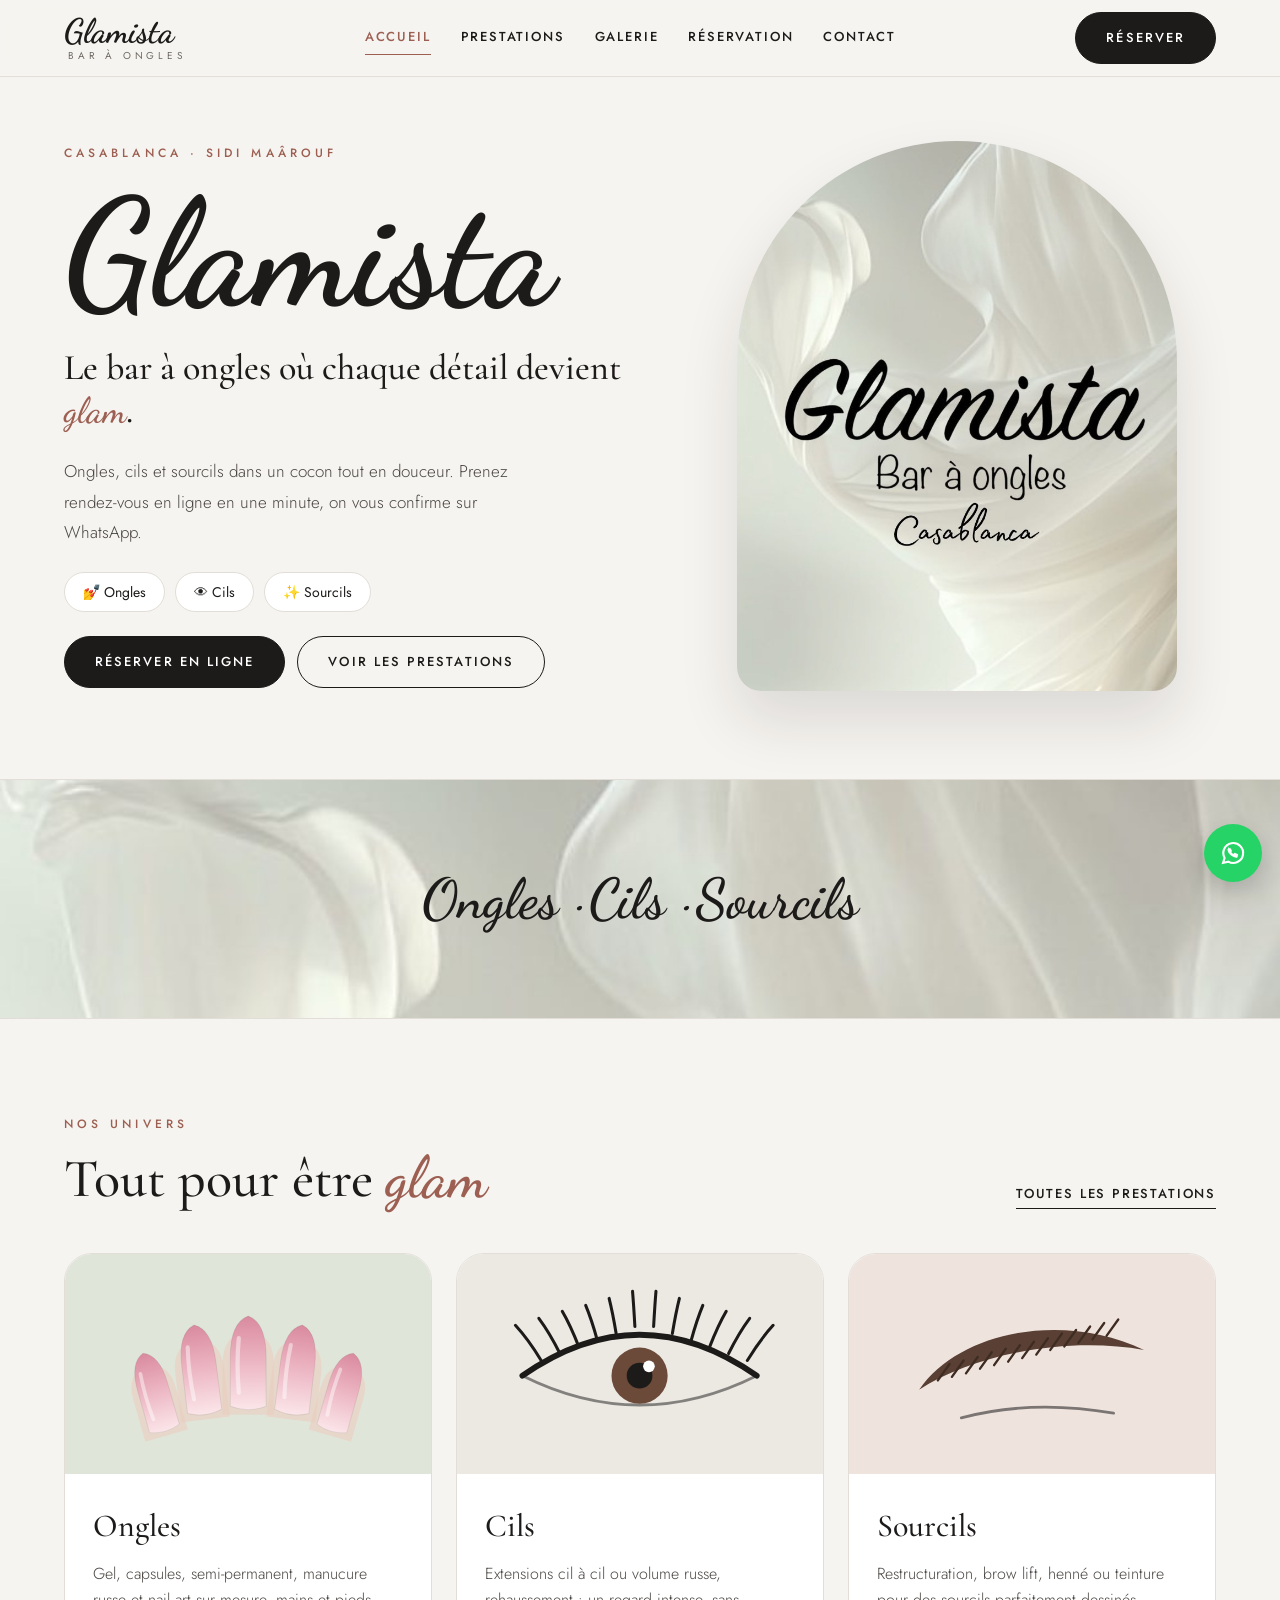
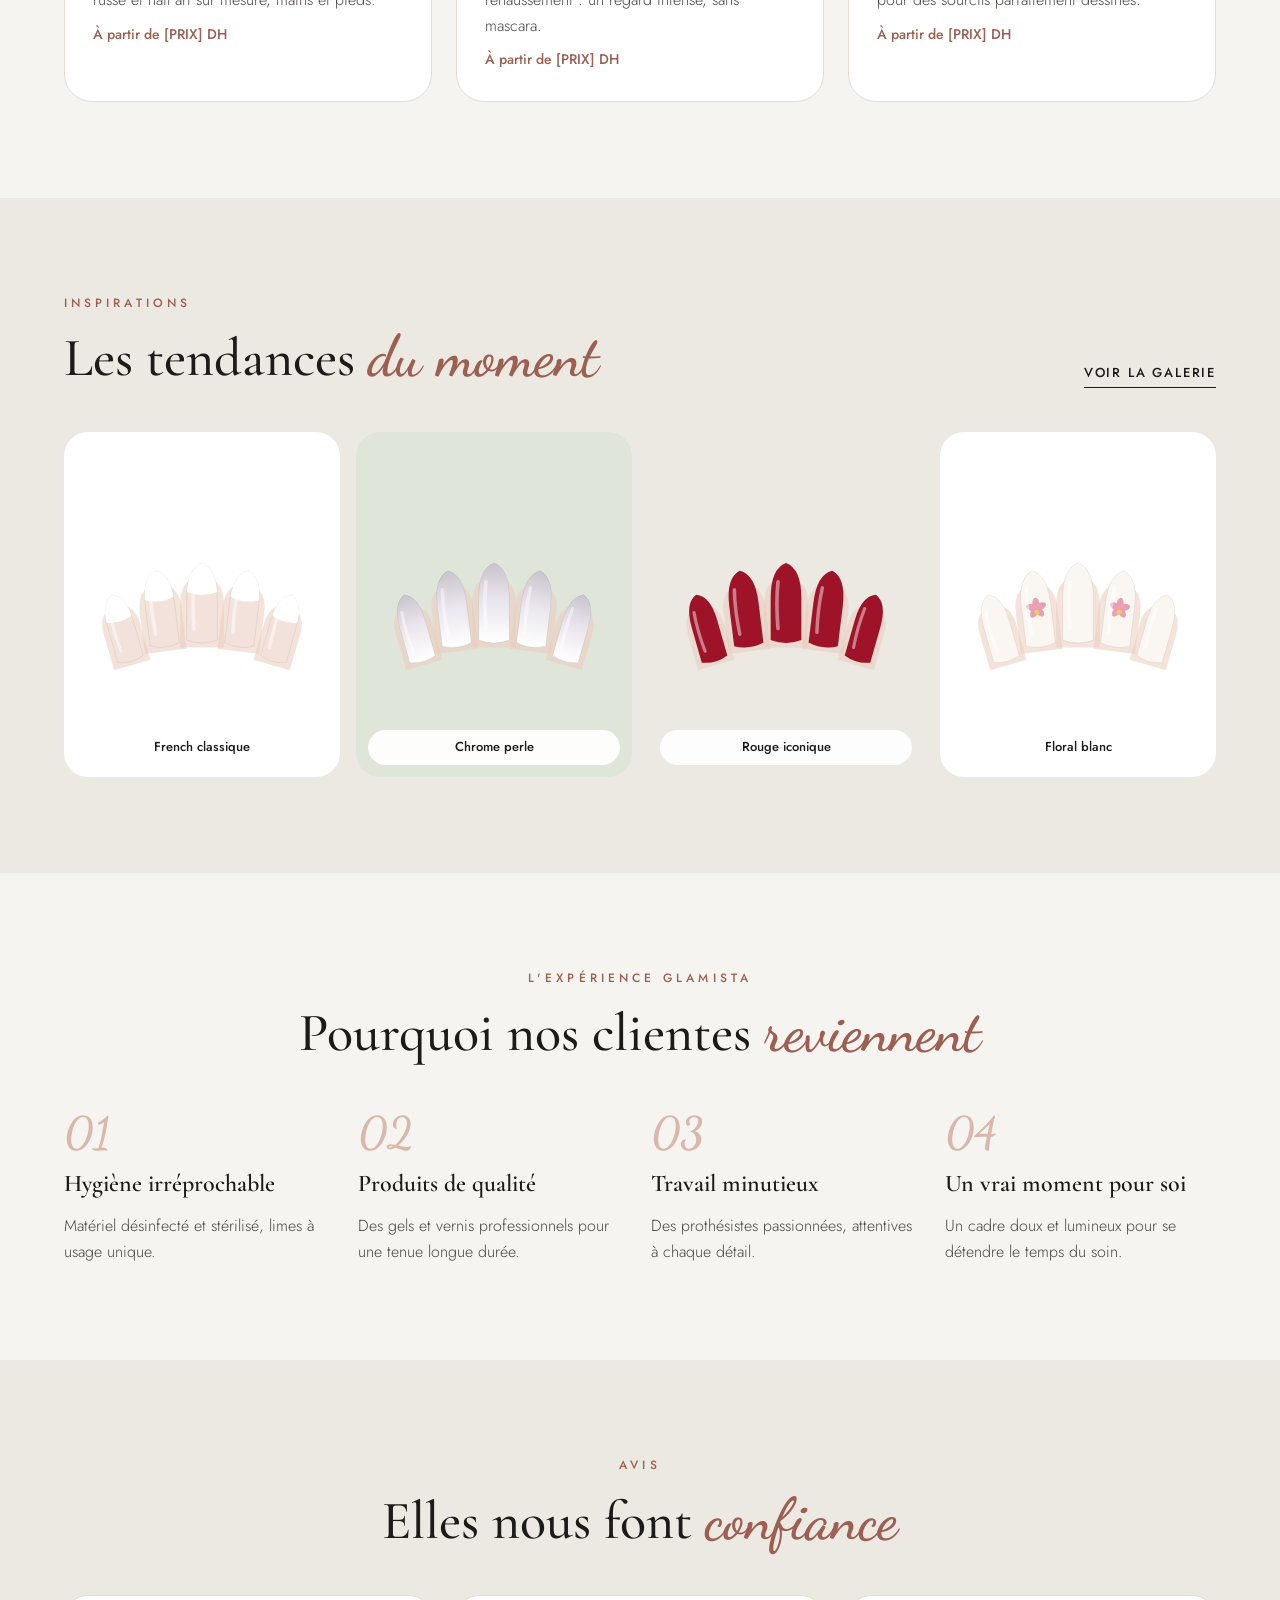
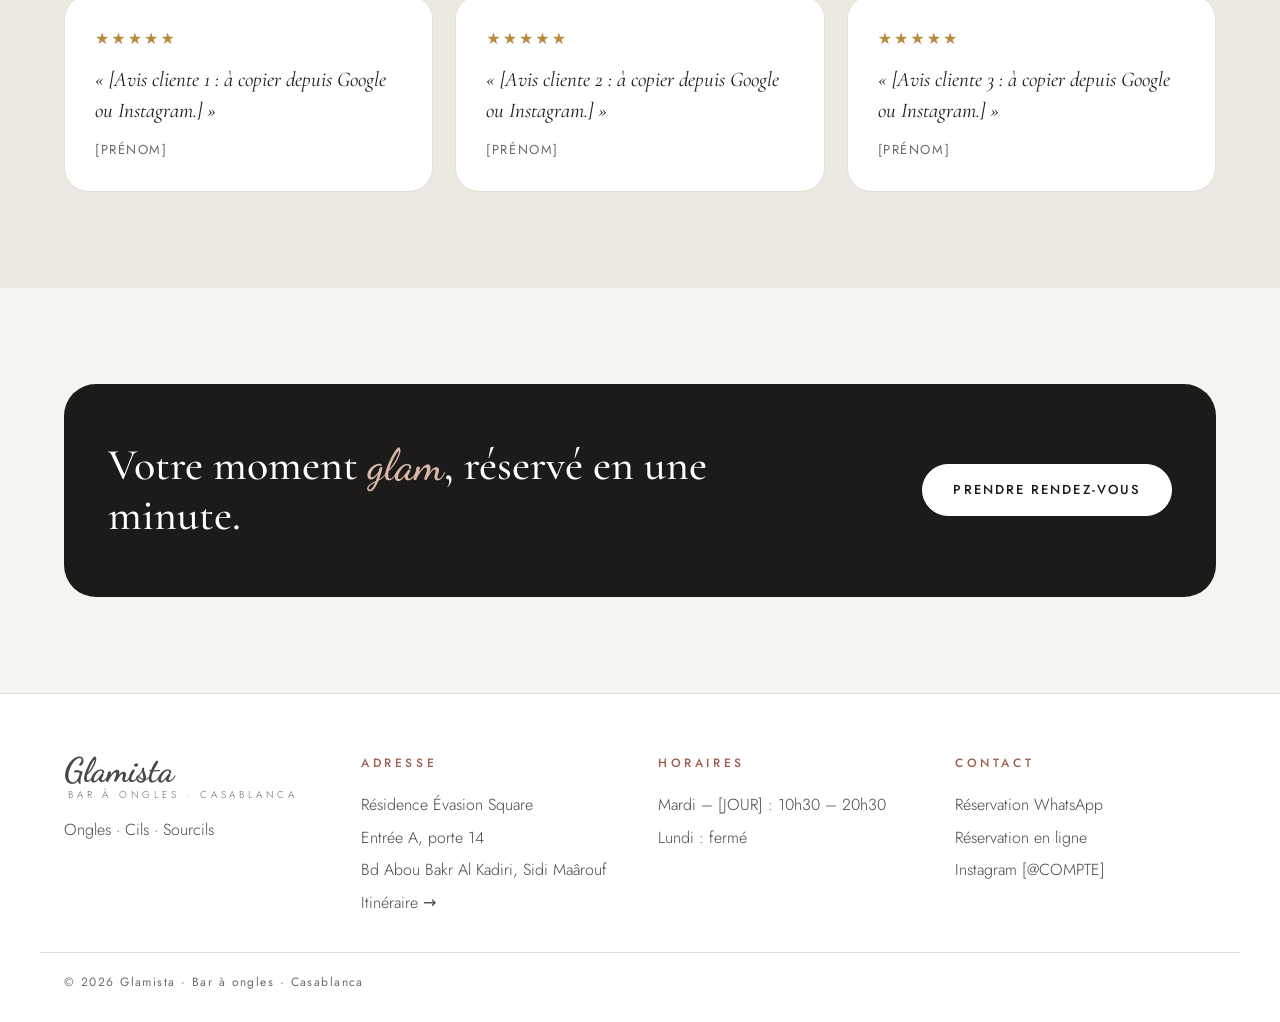
<file: index.html>
<!doctype html>
<html lang="fr">
<head>
<meta charset="utf-8">
<meta name="viewport" content="width=device-width, initial-scale=1">
<title>Glamista — Bar à ongles à Casablanca · Ongles, cils, sourcils</title>
<meta name="description" content="Glamista, bar à ongles à Sidi Maârouf, Casablanca : pose gel, semi-permanent, nail art, extensions de cils et sourcils. Réservation en ligne.">
<meta name="theme-color" content="#F6F4F0">
<link rel="icon" href="assets/logo.jpg">
<link rel="preconnect" href="https://fonts.googleapis.com">
<link rel="preconnect" href="https://fonts.gstatic.com" crossorigin>
<link href="https://fonts.googleapis.com/css2?family=Cormorant+Garamond:ital,wght@0,500;0,600;1,500&amp;family=Dancing+Script:wght@600;700&amp;family=Jost:wght@300;400;500&amp;display=swap" rel="stylesheet">
<link rel="stylesheet" href="style.css">
<script src="main.js" defer></script>
</head>
<body>
<header class="header">
<div class="wrap">
<a class="brand" href="index.html" aria-label="Glamista, bar à ongles, accueil"><b>Glamista</b><small>Bar à ongles</small></a>
<nav class="nav" id="nav" aria-label="Navigation principale">
<a href="index.html" aria-current="page">Accueil</a>
<a href="prestations.html">Prestations</a>
<a href="galerie.html">Galerie</a>
<a href="reservation.html">Réservation</a>
<a href="contact.html">Contact</a>
<a class="btn btn-ink" href="reservation.html">Réserver</a>
</nav>
<a class="btn btn-ink" href="reservation.html">Réserver</a>
<button class="burger" type="button" aria-label="Menu" aria-expanded="false" aria-controls="nav"><svg width="22" height="22" viewBox="0 0 24 24" fill="none" stroke="currentColor" stroke-width="1.6" aria-hidden="true"><path d="M3 7h18M3 12h18M3 17h18"></path></svg></button>
</div>
</header>
<main>
<section class="hero">
<div class="wrap">
<div class="copy">
<span class="eyebrow">Casablanca · Sidi Maârouf</span>
<h1>Glamista</h1>
<p class="sub">Le bar à ongles où chaque détail devient <em style="font-family:var(--script);font-style:normal;color:var(--rose)">glam</em>.</p>
<p class="lead" style="max-width:480px">Ongles, cils et sourcils dans un cocon tout en douceur. Prenez rendez-vous en ligne en une minute, on vous confirme sur WhatsApp.</p>
<div class="chips-line"><span>💅 Ongles</span><span>👁 Cils</span><span>✨ Sourcils</span></div>
<div style="display:flex;flex-wrap:wrap;gap:12px">
<a class="btn btn-ink" href="reservation.html">Réserver en ligne</a>
<a class="btn" href="prestations.html">Voir les prestations</a>
</div>
</div>
<div class="visual"><div class="arch"><img src="assets/logo.jpg" alt="Glamista, bar à ongles, Casablanca"></div></div>
</div>
</section>

<section class="silkband"><p>Ongles · Cils · Sourcils</p></section>

<section class="wrap section">
<div class="row-head">
<div class="stack"><span class="eyebrow">Nos univers</span><h2 class="title">Tout pour être <em>glam</em></h2></div>
<a class="link" href="prestations.html">Toutes les prestations</a>
</div>
<div class="cats">
<a class="cat" href="prestations.html#ongles"><span class="art" data-nails="ombre"></span><span class="body"><h3>Ongles</h3><p>Gel, capsules, semi-permanent, manucure russe et nail art sur mesure, mains et pieds.</p><span class="from">À partir de <span data-price="semi">[PRIX] DH</span></span></span></a>
<a class="cat" href="prestations.html#cils"><span class="art"><svg viewBox="0 0 240 140" role="img" aria-label="Illustration cils"><path d="M20 80 Q120 10 220 80" fill="none" stroke="#1D1B1A" stroke-width="5" stroke-linecap="round"/><path d="M20 80 Q120 130 220 80" fill="none" stroke="#1D1B1A" stroke-width="2.4" opacity=".5"/><circle cx="120" cy="80" r="24" fill="#6B4A3A"/><circle cx="120" cy="80" r="11" fill="#1D1B1A"/><circle cx="128" cy="72" r="5" fill="#fff"/><path d="M36 67 q-11 -18 -22 -30" fill="none" stroke="#1D1B1A" stroke-width="2.6" stroke-linecap="round"/><path d="M52 61 q-9 -18 -18 -30" fill="none" stroke="#1D1B1A" stroke-width="2.6" stroke-linecap="round"/><path d="M68 55 q-7 -18 -14 -30" fill="none" stroke="#1D1B1A" stroke-width="2.6" stroke-linecap="round"/><path d="M84 50 q-5 -18 -10 -30" fill="none" stroke="#1D1B1A" stroke-width="2.6" stroke-linecap="round"/><path d="M100 44 q-3 -18 -6 -30" fill="none" stroke="#1D1B1A" stroke-width="2.6" stroke-linecap="round"/><path d="M116 38 q-1 -18 -2 -30" fill="none" stroke="#1D1B1A" stroke-width="2.6" stroke-linecap="round"/><path d="M132 38 q1 -18 2 -30" fill="none" stroke="#1D1B1A" stroke-width="2.6" stroke-linecap="round"/><path d="M148 44 q3 -18 6 -30" fill="none" stroke="#1D1B1A" stroke-width="2.6" stroke-linecap="round"/><path d="M164 50 q5 -18 10 -30" fill="none" stroke="#1D1B1A" stroke-width="2.6" stroke-linecap="round"/><path d="M180 55 q7 -18 14 -30" fill="none" stroke="#1D1B1A" stroke-width="2.6" stroke-linecap="round"/><path d="M196 61 q9 -18 18 -30" fill="none" stroke="#1D1B1A" stroke-width="2.6" stroke-linecap="round"/><path d="M212 67 q11 -18 22 -30" fill="none" stroke="#1D1B1A" stroke-width="2.6" stroke-linecap="round"/></svg></span><span class="body"><h3>Cils</h3><p>Extensions cil à cil ou volume russe, rehaussement : un regard intense, sans mascara.</p><span class="from">À partir de <span data-price="rehaussement">[PRIX] DH</span></span></span></a>
<a class="cat" href="prestations.html#sourcils"><span class="art"><svg viewBox="0 0 240 140" role="img" aria-label="Illustration sourcils"><path d="M24 92 C60 40 150 26 216 58 C150 46 70 62 24 92Z" fill="#5A4034"/><path d="M40 84 l10 -14" stroke="#3E2B22" stroke-width="2" stroke-linecap="round"/><path d="M52 81 l10 -14" stroke="#3E2B22" stroke-width="2" stroke-linecap="round"/><path d="M64 78 l10 -14" stroke="#3E2B22" stroke-width="2" stroke-linecap="round"/><path d="M76 74 l10 -14" stroke="#3E2B22" stroke-width="2" stroke-linecap="round"/><path d="M88 71 l10 -14" stroke="#3E2B22" stroke-width="2" stroke-linecap="round"/><path d="M100 68 l10 -14" stroke="#3E2B22" stroke-width="2" stroke-linecap="round"/><path d="M112 65 l10 -14" stroke="#3E2B22" stroke-width="2" stroke-linecap="round"/><path d="M124 62 l10 -14" stroke="#3E2B22" stroke-width="2" stroke-linecap="round"/><path d="M136 58 l10 -14" stroke="#3E2B22" stroke-width="2" stroke-linecap="round"/><path d="M148 55 l10 -14" stroke="#3E2B22" stroke-width="2" stroke-linecap="round"/><path d="M160 52 l10 -14" stroke="#3E2B22" stroke-width="2" stroke-linecap="round"/><path d="M172 49 l10 -14" stroke="#3E2B22" stroke-width="2" stroke-linecap="round"/><path d="M184 46 l10 -14" stroke="#3E2B22" stroke-width="2" stroke-linecap="round"/><path d="M60 116 Q120 100 190 112" fill="none" stroke="#1D1B1A" stroke-width="2.4" stroke-linecap="round" opacity=".55"/></svg></span><span class="body"><h3>Sourcils</h3><p>Restructuration, brow lift, henné ou teinture pour des sourcils parfaitement dessinés.</p><span class="from">À partir de <span data-price="teinture">[PRIX] DH</span></span></span></a>
</div>
</section>

<section class="pearl">
<div class="wrap section">
<div class="row-head">
<div class="stack"><span class="eyebrow">Inspirations</span><h2 class="title">Les tendances <em>du moment</em></h2></div>
<a class="link" href="galerie.html">Voir la galerie</a>
</div>
<div class="gallery">
<a href="galerie.html" aria-label="French classique"><span class="gi" data-nails="french"></span><span class="cap">French classique</span></a>
<a href="galerie.html" aria-label="Chrome perle"><span class="gi" data-nails="chrome"></span><span class="cap">Chrome perle</span></a>
<a href="galerie.html" aria-label="Rouge iconique"><span class="gi" data-nails="rouge"></span><span class="cap">Rouge iconique</span></a>
<a href="galerie.html" aria-label="Floral blanc"><span class="gi" data-nails="floral"></span><span class="cap">Floral blanc</span></a>
</div>
</div>
</section>

<section class="wrap section">
<div class="center" style="margin-bottom:48px;gap:12px"><span class="eyebrow">L'expérience Glamista</span><h2 class="title">Pourquoi nos clientes <em>reviennent</em></h2></div>
<div class="whys">
<div class="why"><span class="n">01</span><h3>Hygiène irréprochable</h3><p>Matériel désinfecté et stérilisé, limes à usage unique.</p></div>
<div class="why"><span class="n">02</span><h3>Produits de qualité</h3><p>Des gels et vernis professionnels pour une tenue longue durée.</p></div>
<div class="why"><span class="n">03</span><h3>Travail minutieux</h3><p>Des prothésistes passionnées, attentives à chaque détail.</p></div>
<div class="why"><span class="n">04</span><h3>Un vrai moment pour soi</h3><p>Un cadre doux et lumineux pour se détendre le temps du soin.</p></div>
</div>
</section>

<section class="pearl">
<div class="wrap section">
<div class="center" style="margin-bottom:44px;gap:12px"><span class="eyebrow">Avis</span><h2 class="title">Elles nous font <em>confiance</em></h2></div>
<div class="reviews"><article class="review"><span class="stars" aria-label="5 étoiles sur 5">★★★★★</span><blockquote>« [Avis cliente 1 : à copier depuis Google ou Instagram.] »</blockquote><span class="who">[Prénom]</span></article>
<article class="review"><span class="stars" aria-label="5 étoiles sur 5">★★★★★</span><blockquote>« [Avis cliente 2 : à copier depuis Google ou Instagram.] »</blockquote><span class="who">[Prénom]</span></article>
<article class="review"><span class="stars" aria-label="5 étoiles sur 5">★★★★★</span><blockquote>« [Avis cliente 3 : à copier depuis Google ou Instagram.] »</blockquote><span class="who">[Prénom]</span></article></div>
</div>
</section>
<div style="height:96px"></div>
</main>
<section class="wrap" style="padding-bottom:96px">
<div class="cta">
<h2>Votre moment <em>glam</em>, réservé en une minute.</h2>
<a class="btn" href="reservation.html">Prendre rendez-vous</a>
</div>
</section>
<footer class="footer">
<div class="wrap cols">
<div><a class="brand" href="index.html" aria-label="Glamista, accueil"><b>Glamista</b><small>Bar à ongles · Casablanca</small></a><p style="margin-top:10px">Ongles · Cils · Sourcils</p></div>
<div><h3>Adresse</h3><span>Résidence Évasion Square</span><span>Entrée A, porte 14</span><span>Bd Abou Bakr Al Kadiri, Sidi Maârouf</span><a href="https://www.google.com/maps/search/?api=1&amp;query=Residence+Evasion+Square+Boulevard+Abou+Bakr+Al+Kadiri+Sidi+Maarouf+Casablanca" target="_blank" rel="noopener">Itinéraire →</a></div>
<div><h3>Horaires</h3><span>Mardi – [JOUR] : 10h30 – 20h30</span><span>Lundi : fermé</span></div>
<div><h3>Contact</h3><a href="#" data-wa="Bonjour Glamista !">Réservation WhatsApp</a><a href="reservation.html">Réservation en ligne</a><a href="https://www.instagram.com/" target="_blank" rel="noopener">Instagram [@COMPTE]</a></div>
</div>
<div class="wrap copy">© 2026 Glamista · Bar à ongles · Casablanca</div>
</footer>
<a class="wa-float" href="#" data-wa="Bonjour Glamista ! 💅" aria-label="Écrire sur WhatsApp"><svg width="28" height="28" viewBox="0 0 24 24" fill="none" stroke="currentColor" stroke-width="1.8" aria-hidden="true"><path d="M3.5 20.5l1.3-4.3A8.5 8.5 0 1 1 8 19.4z"></path><path d="M9 9.5c.3 1.8 1.7 3.6 3.6 4.4l1-1 1.8.8-.3 1.4c-2.7.3-6.4-2.6-6.9-5.6l1.4-.4.8 1.8z"></path></svg></a>
</body>
</html>
</file>
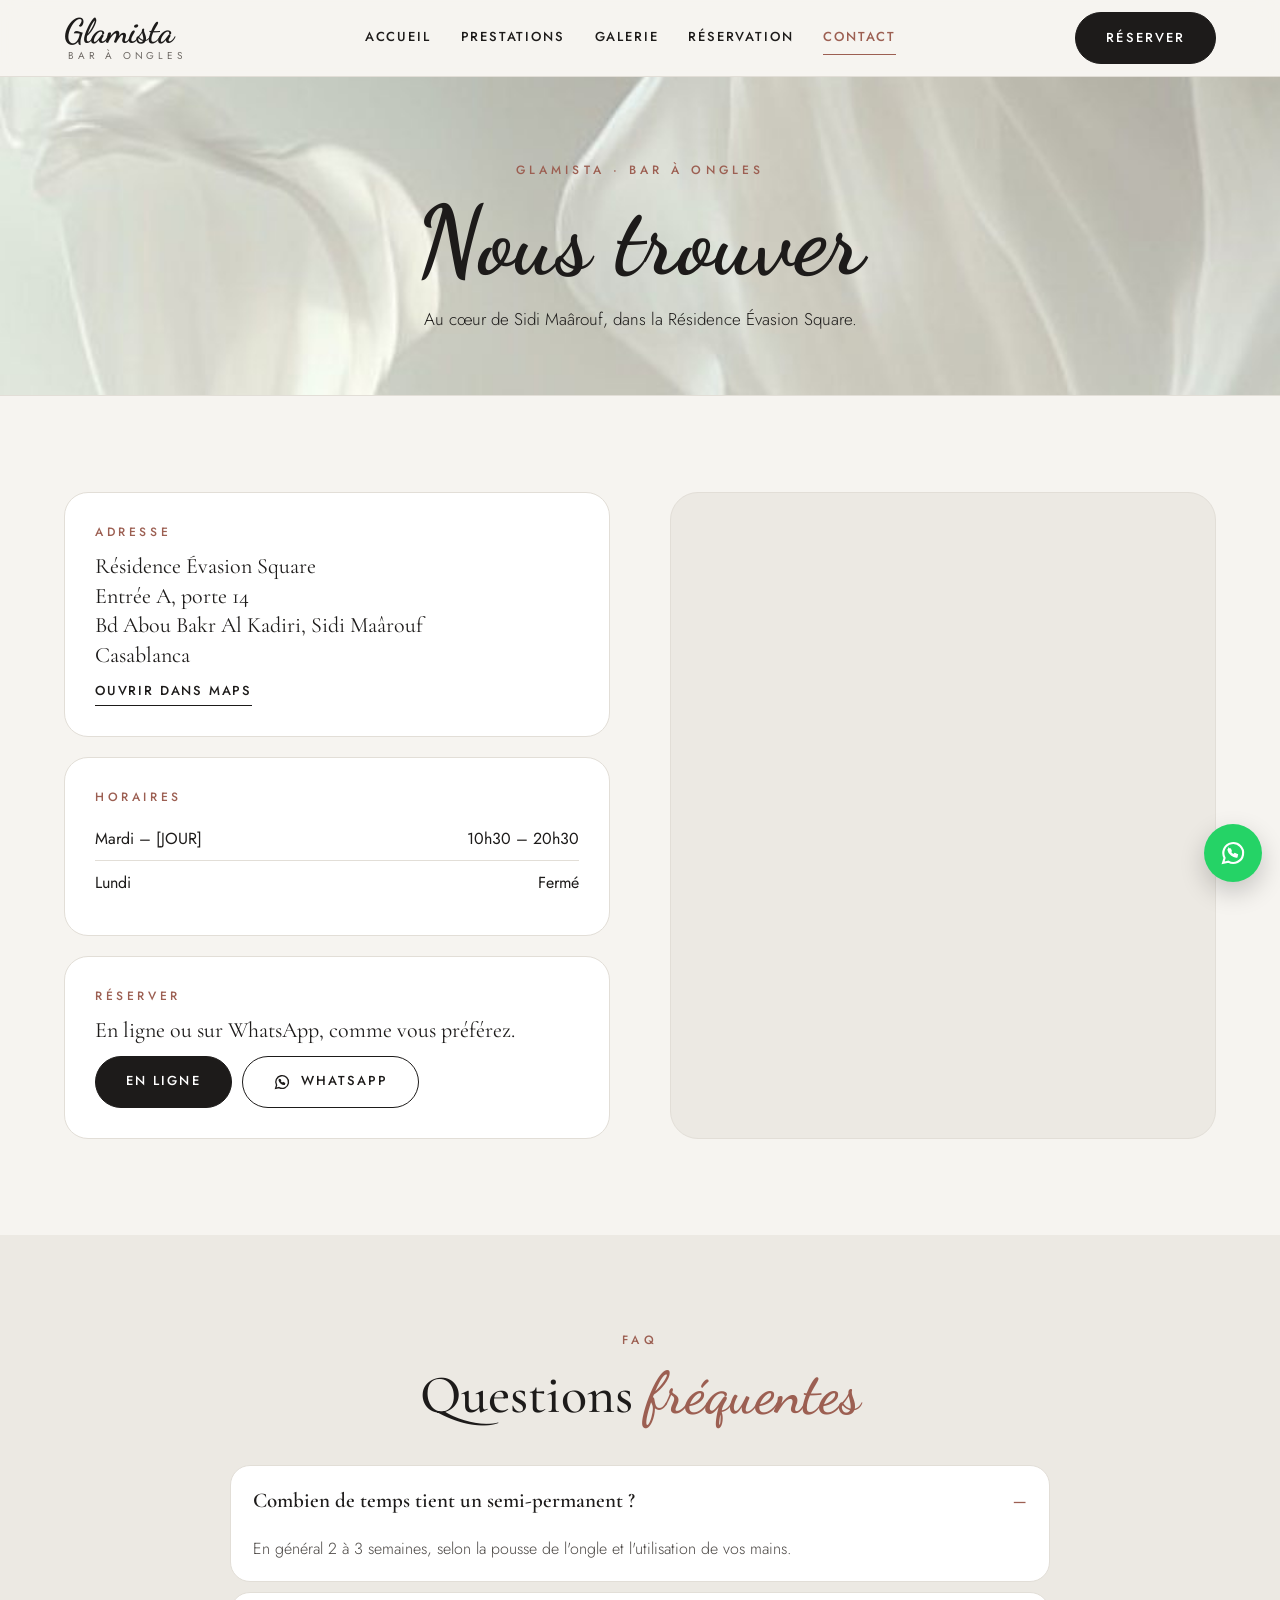
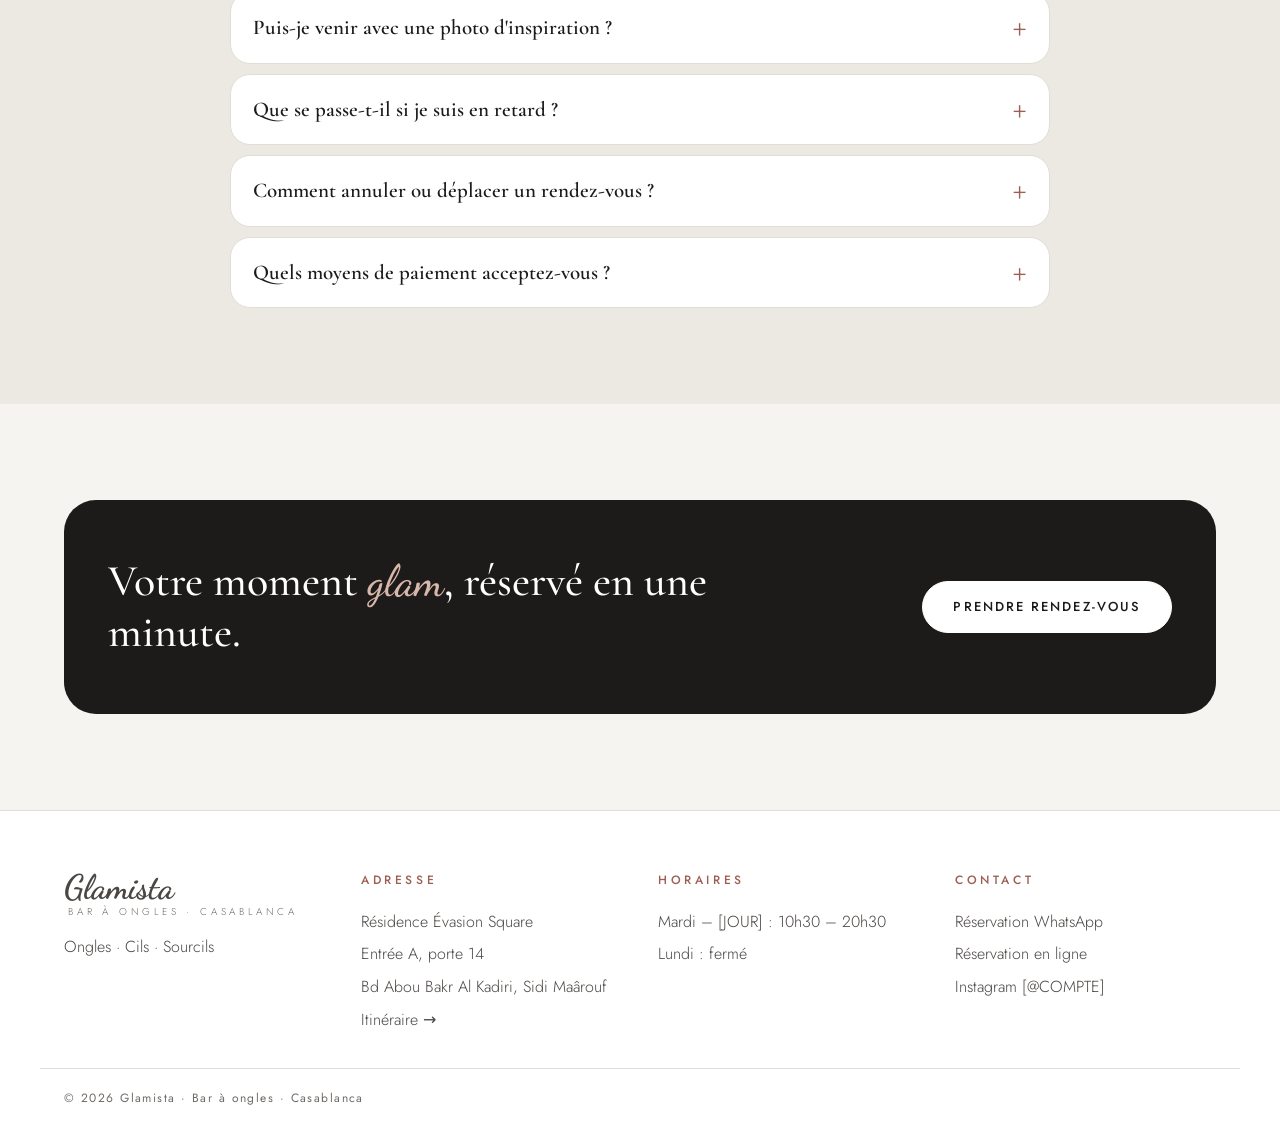
<file: contact.html>
<!doctype html>
<html lang="fr">
<head>
<meta charset="utf-8">
<meta name="viewport" content="width=device-width, initial-scale=1">
<title>Contact &amp; accès — Glamista, bar à ongles Sidi Maârouf</title>
<meta name="description" content="Glamista, Résidence Évasion Square, entrée A porte 14, Bd Abou Bakr Al Kadiri, Sidi Maârouf, Casablanca. Horaires et accès.">
<meta name="theme-color" content="#F6F4F0">
<link rel="icon" href="assets/logo.jpg">
<link rel="preconnect" href="https://fonts.googleapis.com">
<link rel="preconnect" href="https://fonts.gstatic.com" crossorigin>
<link href="https://fonts.googleapis.com/css2?family=Cormorant+Garamond:ital,wght@0,500;0,600;1,500&amp;family=Dancing+Script:wght@600;700&amp;family=Jost:wght@300;400;500&amp;display=swap" rel="stylesheet">
<link rel="stylesheet" href="style.css">
<script src="main.js" defer></script>
</head>
<body>
<header class="header">
<div class="wrap">
<a class="brand" href="index.html" aria-label="Glamista, bar à ongles, accueil"><b>Glamista</b><small>Bar à ongles</small></a>
<nav class="nav" id="nav" aria-label="Navigation principale">
<a href="index.html">Accueil</a>
<a href="prestations.html">Prestations</a>
<a href="galerie.html">Galerie</a>
<a href="reservation.html">Réservation</a>
<a href="contact.html" aria-current="page">Contact</a>
<a class="btn btn-ink" href="reservation.html">Réserver</a>
</nav>
<a class="btn btn-ink" href="reservation.html">Réserver</a>
<button class="burger" type="button" aria-label="Menu" aria-expanded="false" aria-controls="nav"><svg width="22" height="22" viewBox="0 0 24 24" fill="none" stroke="currentColor" stroke-width="1.6" aria-hidden="true"><path d="M3 7h18M3 12h18M3 17h18"></path></svg></button>
</div>
</header>
<section class="pagehead"><span class="eyebrow">Glamista · Bar à ongles</span><h1>Nous trouver</h1><p class="lead">Au cœur de Sidi Maârouf, dans la Résidence Évasion Square.</p></section>
<main>
<section class="wrap section split" style="align-items:stretch">
<div class="stack">
<div class="info"><h3>Adresse</h3><p>Résidence Évasion Square<br>Entrée A, porte 14<br>Bd Abou Bakr Al Kadiri, Sidi Maârouf<br>Casablanca</p><a class="link" href="https://www.google.com/maps/search/?api=1&amp;query=Residence+Evasion+Square+Boulevard+Abou+Bakr+Al+Kadiri+Sidi+Maarouf+Casablanca" target="_blank" rel="noopener" style="align-self:flex-start">Ouvrir dans Maps</a></div>
<div class="info"><h3>Horaires</h3><div class="hours"><div><span>Mardi – [JOUR]</span><span>10h30 – 20h30</span></div><div><span>Lundi</span><span>Fermé</span></div></div></div>
<div class="info"><h3>Réserver</h3><p>En ligne ou sur WhatsApp, comme vous préférez.</p><div style="display:flex;flex-wrap:wrap;gap:10px"><a class="btn btn-ink" href="reservation.html">En ligne</a><a class="btn" href="#" data-wa="Bonjour Glamista ! Je souhaite prendre rendez-vous."><svg width="18" height="18" viewBox="0 0 24 24" fill="none" stroke="currentColor" stroke-width="1.8" aria-hidden="true"><path d="M3.5 20.5l1.3-4.3A8.5 8.5 0 1 1 8 19.4z"></path><path d="M9 9.5c.3 1.8 1.7 3.6 3.6 4.4l1-1 1.8.8-.3 1.4c-2.7.3-6.4-2.6-6.9-5.6l1.4-.4.8 1.8z"></path></svg> WhatsApp</a></div></div>
</div>
<div class="map"><iframe title="Plan d'accès Glamista" src="https://www.google.com/maps?q=Residence+Evasion+Square+Sidi+Maarouf+Casablanca&amp;output=embed" loading="lazy" referrerpolicy="no-referrer-when-downgrade"></iframe></div>
</section>
<section class="pearl">
<div class="wrap section">
<div class="center" style="margin-bottom:40px;gap:12px"><span class="eyebrow">FAQ</span><h2 class="title">Questions <em>fréquentes</em></h2></div>
<div class="faq">
<details open><summary>Combien de temps tient un semi-permanent ?</summary><p>En général 2 à 3 semaines, selon la pousse de l'ongle et l'utilisation de vos mains.</p></details>
<details><summary>Puis-je venir avec une photo d'inspiration ?</summary><p>Bien sûr ! Ajoutez-la à votre message WhatsApp lors de la réservation, on vous dit si c'est réalisable et le temps nécessaire.</p></details>
<details><summary>Que se passe-t-il si je suis en retard ?</summary><p>[À confirmer.] Au-delà de 15 minutes de retard, le soin pourra être raccourci ou reporté.</p></details>
<details><summary>Comment annuler ou déplacer un rendez-vous ?</summary><p>Écrivez-nous sur WhatsApp au moins 24h à l'avance.</p></details>
<details><summary>Quels moyens de paiement acceptez-vous ?</summary><p>[À confirmer : espèces, carte…]</p></details>
</div>
</div>
</section>
<div style="height:96px"></div>
</main>
<section class="wrap" style="padding-bottom:96px">
<div class="cta">
<h2>Votre moment <em>glam</em>, réservé en une minute.</h2>
<a class="btn" href="reservation.html">Prendre rendez-vous</a>
</div>
</section>
<footer class="footer">
<div class="wrap cols">
<div><a class="brand" href="index.html" aria-label="Glamista, accueil"><b>Glamista</b><small>Bar à ongles · Casablanca</small></a><p style="margin-top:10px">Ongles · Cils · Sourcils</p></div>
<div><h3>Adresse</h3><span>Résidence Évasion Square</span><span>Entrée A, porte 14</span><span>Bd Abou Bakr Al Kadiri, Sidi Maârouf</span><a href="https://www.google.com/maps/search/?api=1&amp;query=Residence+Evasion+Square+Boulevard+Abou+Bakr+Al+Kadiri+Sidi+Maarouf+Casablanca" target="_blank" rel="noopener">Itinéraire →</a></div>
<div><h3>Horaires</h3><span>Mardi – [JOUR] : 10h30 – 20h30</span><span>Lundi : fermé</span></div>
<div><h3>Contact</h3><a href="#" data-wa="Bonjour Glamista !">Réservation WhatsApp</a><a href="reservation.html">Réservation en ligne</a><a href="https://www.instagram.com/" target="_blank" rel="noopener">Instagram [@COMPTE]</a></div>
</div>
<div class="wrap copy">© 2026 Glamista · Bar à ongles · Casablanca</div>
</footer>
<a class="wa-float" href="#" data-wa="Bonjour Glamista ! 💅" aria-label="Écrire sur WhatsApp"><svg width="28" height="28" viewBox="0 0 24 24" fill="none" stroke="currentColor" stroke-width="1.8" aria-hidden="true"><path d="M3.5 20.5l1.3-4.3A8.5 8.5 0 1 1 8 19.4z"></path><path d="M9 9.5c.3 1.8 1.7 3.6 3.6 4.4l1-1 1.8.8-.3 1.4c-2.7.3-6.4-2.6-6.9-5.6l1.4-.4.8 1.8z"></path></svg></a>
</body>
</html>
</file>
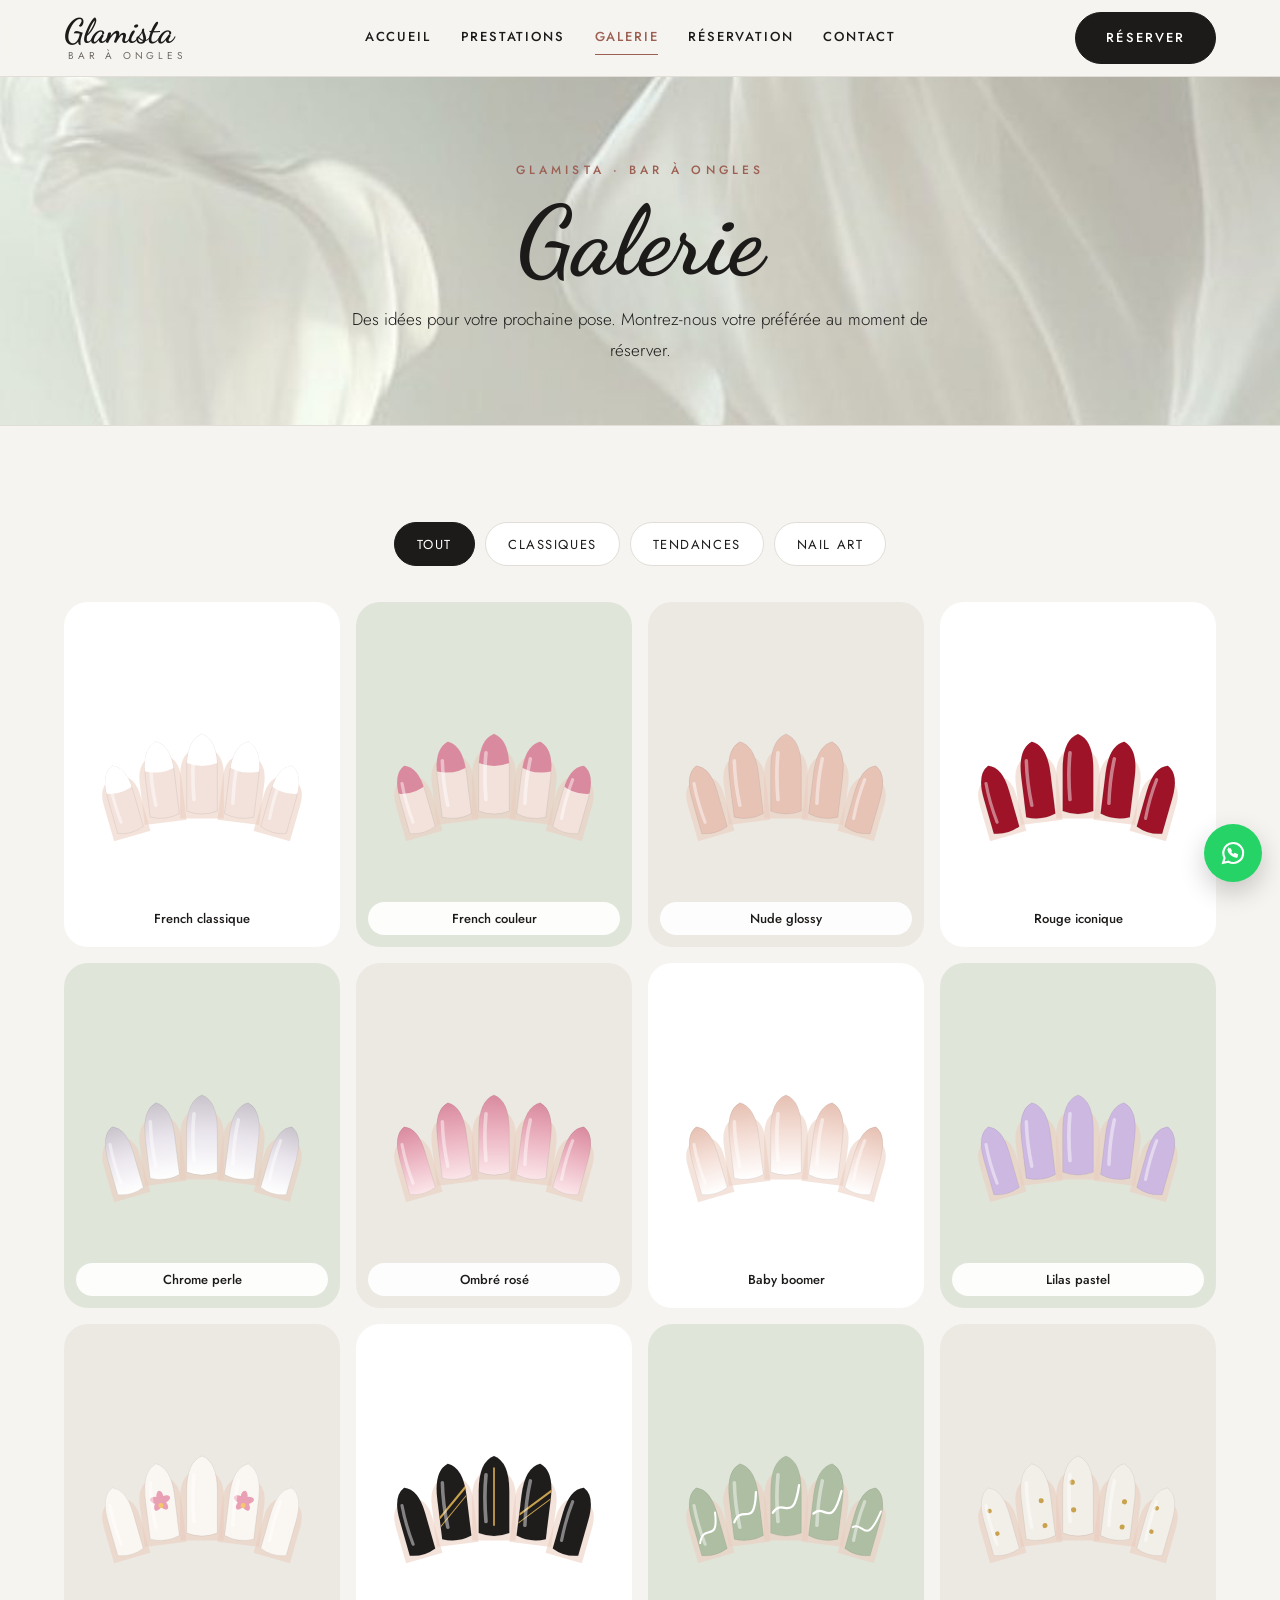
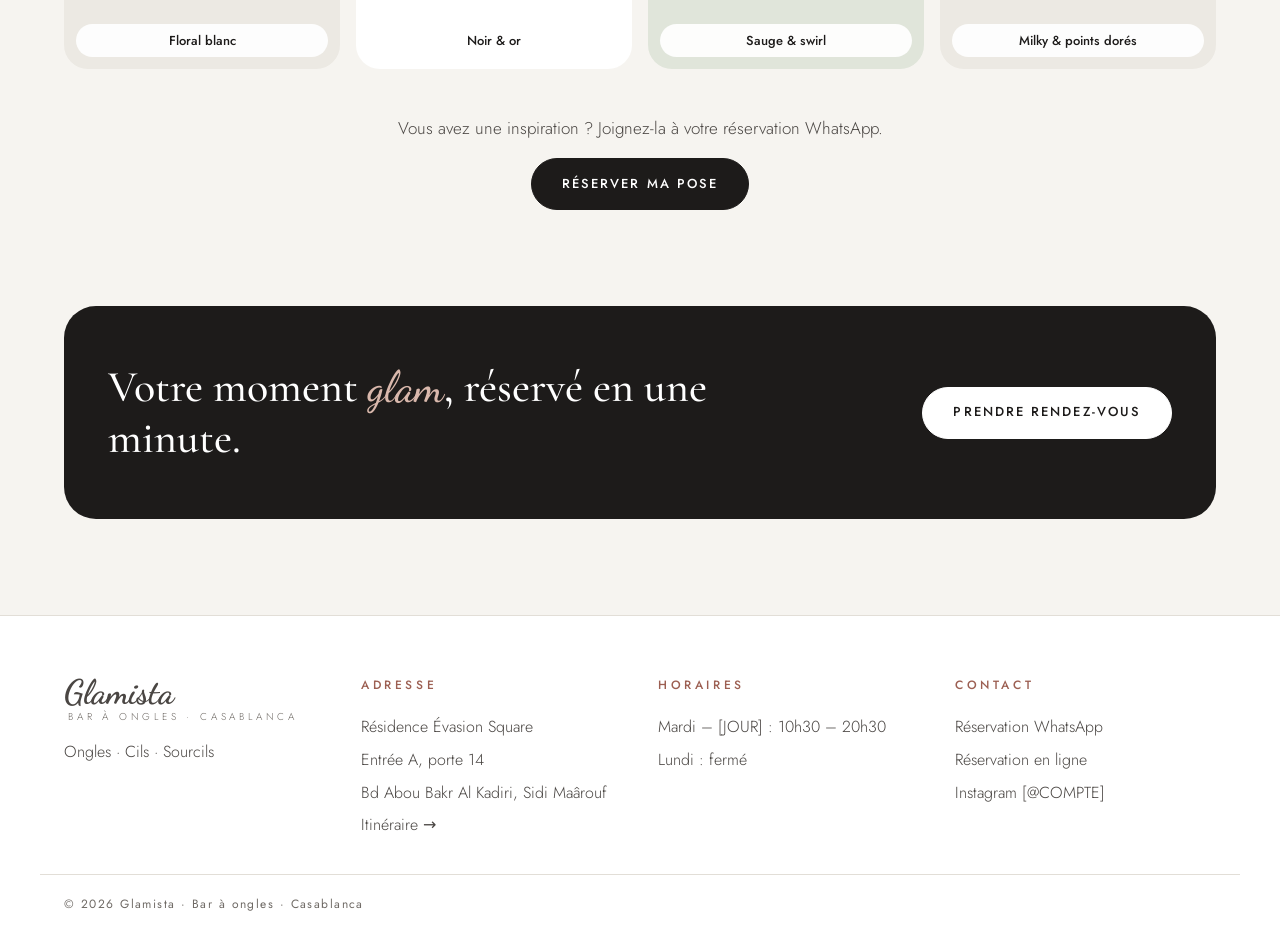
<file: galerie.html>
<!doctype html>
<html lang="fr">
<head>
<meta charset="utf-8">
<meta name="viewport" content="width=device-width, initial-scale=1">
<title>Galerie — Glamista, bar à ongles Casablanca</title>
<meta name="description" content="Inspirations nail art de Glamista : french, chrome, ombré, nail art.">
<meta name="theme-color" content="#F6F4F0">
<link rel="icon" href="assets/logo.jpg">
<link rel="preconnect" href="https://fonts.googleapis.com">
<link rel="preconnect" href="https://fonts.gstatic.com" crossorigin>
<link href="https://fonts.googleapis.com/css2?family=Cormorant+Garamond:ital,wght@0,500;0,600;1,500&amp;family=Dancing+Script:wght@600;700&amp;family=Jost:wght@300;400;500&amp;display=swap" rel="stylesheet">
<link rel="stylesheet" href="style.css">
<script src="main.js" defer></script>
</head>
<body>
<header class="header">
<div class="wrap">
<a class="brand" href="index.html" aria-label="Glamista, bar à ongles, accueil"><b>Glamista</b><small>Bar à ongles</small></a>
<nav class="nav" id="nav" aria-label="Navigation principale">
<a href="index.html">Accueil</a>
<a href="prestations.html">Prestations</a>
<a href="galerie.html" aria-current="page">Galerie</a>
<a href="reservation.html">Réservation</a>
<a href="contact.html">Contact</a>
<a class="btn btn-ink" href="reservation.html">Réserver</a>
</nav>
<a class="btn btn-ink" href="reservation.html">Réserver</a>
<button class="burger" type="button" aria-label="Menu" aria-expanded="false" aria-controls="nav"><svg width="22" height="22" viewBox="0 0 24 24" fill="none" stroke="currentColor" stroke-width="1.6" aria-hidden="true"><path d="M3 7h18M3 12h18M3 17h18"></path></svg></button>
</div>
</header>
<section class="pagehead"><span class="eyebrow">Glamista · Bar à ongles</span><h1>Galerie</h1><p class="lead">Des idées pour votre prochaine pose. Montrez-nous votre préférée au moment de réserver.</p></section>
<main>
<section class="wrap section">
<div class="filters" id="gfilters" role="group" aria-label="Filtrer la galerie" style="margin-bottom:36px"><button type="button" class="pill on" data-cat="Tout" aria-pressed="true">Tout</button><button type="button" class="pill" data-cat="Classiques" aria-pressed="false">Classiques</button><button type="button" class="pill" data-cat="Tendances" aria-pressed="false">Tendances</button><button type="button" class="pill" data-cat="Nail art" aria-pressed="false">Nail art</button></div>
<div class="gallery" id="gallery">
<button type="button" data-cat="Classiques" aria-label="French classique"><span class="gi" data-nails="french"></span><span class="cap">French classique</span></button>
<button type="button" data-cat="Classiques" aria-label="French couleur"><span class="gi" data-nails="frenchc"></span><span class="cap">French couleur</span></button>
<button type="button" data-cat="Classiques" aria-label="Nude glossy"><span class="gi" data-nails="nude"></span><span class="cap">Nude glossy</span></button>
<button type="button" data-cat="Classiques" aria-label="Rouge iconique"><span class="gi" data-nails="rouge"></span><span class="cap">Rouge iconique</span></button>
<button type="button" data-cat="Tendances" aria-label="Chrome perle"><span class="gi" data-nails="chrome"></span><span class="cap">Chrome perle</span></button>
<button type="button" data-cat="Tendances" aria-label="Ombré rosé"><span class="gi" data-nails="ombre"></span><span class="cap">Ombré rosé</span></button>
<button type="button" data-cat="Tendances" aria-label="Baby boomer"><span class="gi" data-nails="boomer"></span><span class="cap">Baby boomer</span></button>
<button type="button" data-cat="Tendances" aria-label="Lilas pastel"><span class="gi" data-nails="lilas"></span><span class="cap">Lilas pastel</span></button>
<button type="button" data-cat="Nail art" aria-label="Floral blanc"><span class="gi" data-nails="floral"></span><span class="cap">Floral blanc</span></button>
<button type="button" data-cat="Nail art" aria-label="Noir & or"><span class="gi" data-nails="noir"></span><span class="cap">Noir & or</span></button>
<button type="button" data-cat="Nail art" aria-label="Sauge & swirl"><span class="gi" data-nails="sage"></span><span class="cap">Sauge & swirl</span></button>
<button type="button" data-cat="Nail art" aria-label="Milky & points dorés"><span class="gi" data-nails="dots"></span><span class="cap">Milky & points dorés</span></button>
</div>
<div class="center" style="margin-top:44px;gap:14px"><p class="lead">Vous avez une inspiration ? Joignez-la à votre réservation WhatsApp.</p><a class="btn btn-ink" href="reservation.html?cat=ongles">Réserver ma pose</a></div>
</section>
</main>
<div class="lightbox" id="lightbox" role="dialog" aria-modal="true" aria-label="Inspiration agrandie">
<button type="button" class="close" aria-label="Fermer"><svg width="18" height="18" viewBox="0 0 24 24" fill="none" stroke="currentColor" stroke-width="2" aria-hidden="true"><path d="M5 5l14 14M19 5L5 19"></path></svg></button>
<div class="lb-inner"></div>
<span class="lcap"></span>
</div>
<section class="wrap" style="padding-bottom:96px">
<div class="cta">
<h2>Votre moment <em>glam</em>, réservé en une minute.</h2>
<a class="btn" href="reservation.html">Prendre rendez-vous</a>
</div>
</section>
<footer class="footer">
<div class="wrap cols">
<div><a class="brand" href="index.html" aria-label="Glamista, accueil"><b>Glamista</b><small>Bar à ongles · Casablanca</small></a><p style="margin-top:10px">Ongles · Cils · Sourcils</p></div>
<div><h3>Adresse</h3><span>Résidence Évasion Square</span><span>Entrée A, porte 14</span><span>Bd Abou Bakr Al Kadiri, Sidi Maârouf</span><a href="https://www.google.com/maps/search/?api=1&amp;query=Residence+Evasion+Square+Boulevard+Abou+Bakr+Al+Kadiri+Sidi+Maarouf+Casablanca" target="_blank" rel="noopener">Itinéraire →</a></div>
<div><h3>Horaires</h3><span>Mardi – [JOUR] : 10h30 – 20h30</span><span>Lundi : fermé</span></div>
<div><h3>Contact</h3><a href="#" data-wa="Bonjour Glamista !">Réservation WhatsApp</a><a href="reservation.html">Réservation en ligne</a><a href="https://www.instagram.com/" target="_blank" rel="noopener">Instagram [@COMPTE]</a></div>
</div>
<div class="wrap copy">© 2026 Glamista · Bar à ongles · Casablanca</div>
</footer>
<a class="wa-float" href="#" data-wa="Bonjour Glamista ! 💅" aria-label="Écrire sur WhatsApp"><svg width="28" height="28" viewBox="0 0 24 24" fill="none" stroke="currentColor" stroke-width="1.8" aria-hidden="true"><path d="M3.5 20.5l1.3-4.3A8.5 8.5 0 1 1 8 19.4z"></path><path d="M9 9.5c.3 1.8 1.7 3.6 3.6 4.4l1-1 1.8.8-.3 1.4c-2.7.3-6.4-2.6-6.9-5.6l1.4-.4.8 1.8z"></path></svg></a>
</body>
</html>
</file>
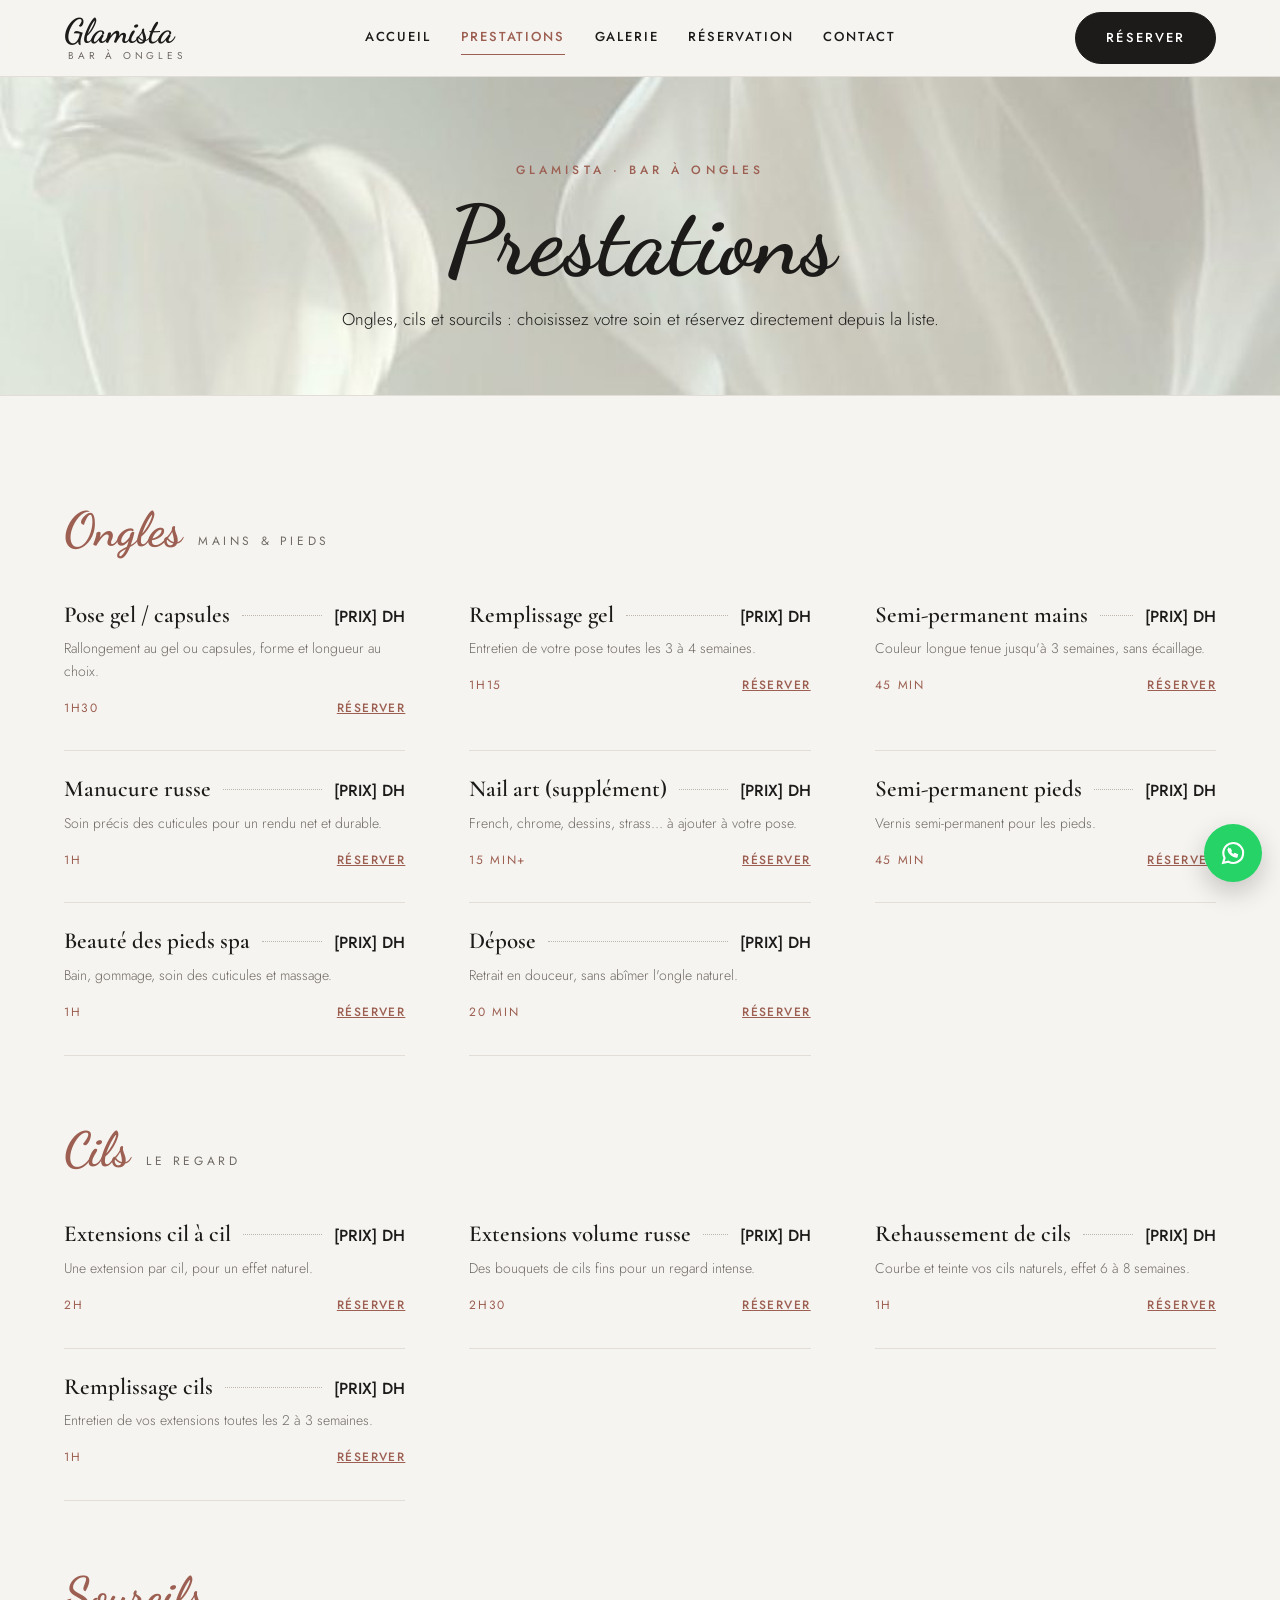
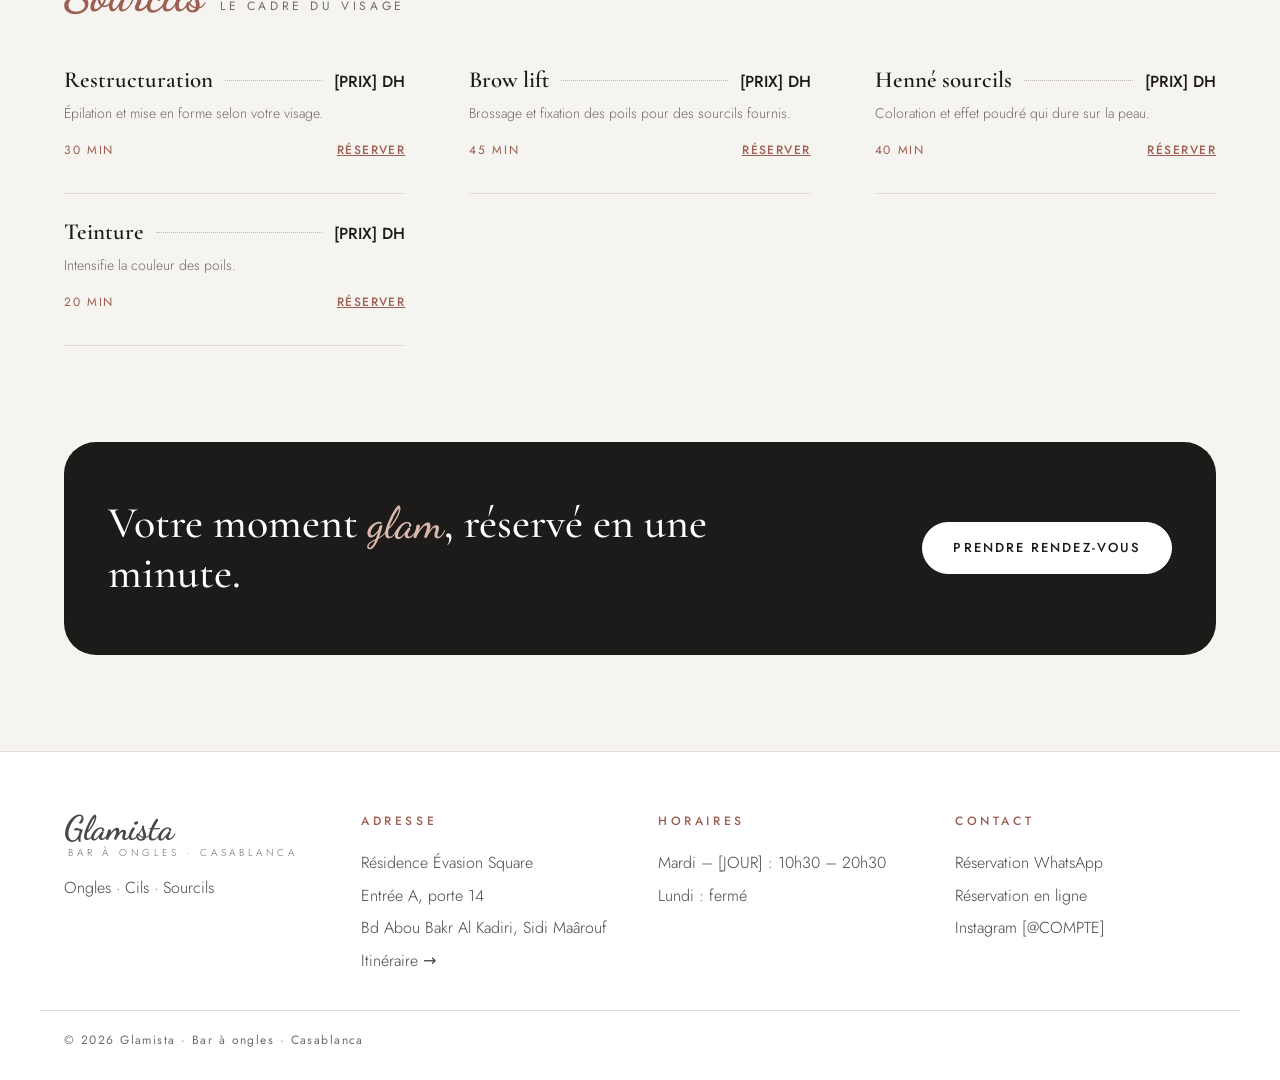
<file: prestations.html>
<!doctype html>
<html lang="fr">
<head>
<meta charset="utf-8">
<meta name="viewport" content="width=device-width, initial-scale=1">
<title>Prestations &amp; tarifs — Glamista, bar à ongles Casablanca</title>
<meta name="description" content="Ongles, cils et sourcils chez Glamista à Sidi Maârouf : prestations, durées et tarifs.">
<meta name="theme-color" content="#F6F4F0">
<link rel="icon" href="assets/logo.jpg">
<link rel="preconnect" href="https://fonts.googleapis.com">
<link rel="preconnect" href="https://fonts.gstatic.com" crossorigin>
<link href="https://fonts.googleapis.com/css2?family=Cormorant+Garamond:ital,wght@0,500;0,600;1,500&amp;family=Dancing+Script:wght@600;700&amp;family=Jost:wght@300;400;500&amp;display=swap" rel="stylesheet">
<link rel="stylesheet" href="style.css">
<script src="main.js" defer></script>
</head>
<body>
<header class="header">
<div class="wrap">
<a class="brand" href="index.html" aria-label="Glamista, bar à ongles, accueil"><b>Glamista</b><small>Bar à ongles</small></a>
<nav class="nav" id="nav" aria-label="Navigation principale">
<a href="index.html">Accueil</a>
<a href="prestations.html" aria-current="page">Prestations</a>
<a href="galerie.html">Galerie</a>
<a href="reservation.html">Réservation</a>
<a href="contact.html">Contact</a>
<a class="btn btn-ink" href="reservation.html">Réserver</a>
</nav>
<a class="btn btn-ink" href="reservation.html">Réserver</a>
<button class="burger" type="button" aria-label="Menu" aria-expanded="false" aria-controls="nav"><svg width="22" height="22" viewBox="0 0 24 24" fill="none" stroke="currentColor" stroke-width="1.6" aria-hidden="true"><path d="M3 7h18M3 12h18M3 17h18"></path></svg></button>
</div>
</header>
<section class="pagehead"><span class="eyebrow">Glamista · Bar à ongles</span><h1>Prestations</h1><p class="lead">Ongles, cils et sourcils : choisissez votre soin et réservez directement depuis la liste.</p></section>
<main>
<section class="wrap section menu-grid">
<div class="menu-h" id="ongles" style="scroll-margin-top:100px"><h2>Ongles</h2><span>Mains & pieds</span></div>
<div class="svc"><div class="l"><h3>Pose gel / capsules</h3><span class="dots"></span><span class="price" data-price="gel">[PRIX] DH</span></div><p>Rallongement au gel ou capsules, forme et longueur au choix.</p><div class="meta"><span class="dur">1h30</span><a href="reservation.html?service=gel">Réserver</a></div></div>
<div class="svc"><div class="l"><h3>Remplissage gel</h3><span class="dots"></span><span class="price" data-price="remplissage">[PRIX] DH</span></div><p>Entretien de votre pose toutes les 3 à 4 semaines.</p><div class="meta"><span class="dur">1h15</span><a href="reservation.html?service=remplissage">Réserver</a></div></div>
<div class="svc"><div class="l"><h3>Semi-permanent mains</h3><span class="dots"></span><span class="price" data-price="semi">[PRIX] DH</span></div><p>Couleur longue tenue jusqu'à 3 semaines, sans écaillage.</p><div class="meta"><span class="dur">45 min</span><a href="reservation.html?service=semi">Réserver</a></div></div>
<div class="svc"><div class="l"><h3>Manucure russe</h3><span class="dots"></span><span class="price" data-price="russe">[PRIX] DH</span></div><p>Soin précis des cuticules pour un rendu net et durable.</p><div class="meta"><span class="dur">1h</span><a href="reservation.html?service=russe">Réserver</a></div></div>
<div class="svc"><div class="l"><h3>Nail art (supplément)</h3><span class="dots"></span><span class="price" data-price="nailart">[PRIX] DH</span></div><p>French, chrome, dessins, strass… à ajouter à votre pose.</p><div class="meta"><span class="dur">15 min+</span><a href="reservation.html?service=nailart">Réserver</a></div></div>
<div class="svc"><div class="l"><h3>Semi-permanent pieds</h3><span class="dots"></span><span class="price" data-price="pieds">[PRIX] DH</span></div><p>Vernis semi-permanent pour les pieds.</p><div class="meta"><span class="dur">45 min</span><a href="reservation.html?service=pieds">Réserver</a></div></div>
<div class="svc"><div class="l"><h3>Beauté des pieds spa</h3><span class="dots"></span><span class="price" data-price="spa">[PRIX] DH</span></div><p>Bain, gommage, soin des cuticules et massage.</p><div class="meta"><span class="dur">1h</span><a href="reservation.html?service=spa">Réserver</a></div></div>
<div class="svc"><div class="l"><h3>Dépose</h3><span class="dots"></span><span class="price" data-price="depose">[PRIX] DH</span></div><p>Retrait en douceur, sans abîmer l'ongle naturel.</p><div class="meta"><span class="dur">20 min</span><a href="reservation.html?service=depose">Réserver</a></div></div>
<div class="menu-h" id="cils" style="scroll-margin-top:100px"><h2>Cils</h2><span>Le regard</span></div>
<div class="svc"><div class="l"><h3>Extensions cil à cil</h3><span class="dots"></span><span class="price" data-price="cilacil">[PRIX] DH</span></div><p>Une extension par cil, pour un effet naturel.</p><div class="meta"><span class="dur">2h</span><a href="reservation.html?service=cilacil">Réserver</a></div></div>
<div class="svc"><div class="l"><h3>Extensions volume russe</h3><span class="dots"></span><span class="price" data-price="volume">[PRIX] DH</span></div><p>Des bouquets de cils fins pour un regard intense.</p><div class="meta"><span class="dur">2h30</span><a href="reservation.html?service=volume">Réserver</a></div></div>
<div class="svc"><div class="l"><h3>Rehaussement de cils</h3><span class="dots"></span><span class="price" data-price="rehaussement">[PRIX] DH</span></div><p>Courbe et teinte vos cils naturels, effet 6 à 8 semaines.</p><div class="meta"><span class="dur">1h</span><a href="reservation.html?service=rehaussement">Réserver</a></div></div>
<div class="svc"><div class="l"><h3>Remplissage cils</h3><span class="dots"></span><span class="price" data-price="remplcils">[PRIX] DH</span></div><p>Entretien de vos extensions toutes les 2 à 3 semaines.</p><div class="meta"><span class="dur">1h</span><a href="reservation.html?service=remplcils">Réserver</a></div></div>
<div class="menu-h" id="sourcils" style="scroll-margin-top:100px"><h2>Sourcils</h2><span>Le cadre du visage</span></div>
<div class="svc"><div class="l"><h3>Restructuration</h3><span class="dots"></span><span class="price" data-price="restructuration">[PRIX] DH</span></div><p>Épilation et mise en forme selon votre visage.</p><div class="meta"><span class="dur">30 min</span><a href="reservation.html?service=restructuration">Réserver</a></div></div>
<div class="svc"><div class="l"><h3>Brow lift</h3><span class="dots"></span><span class="price" data-price="browlift">[PRIX] DH</span></div><p>Brossage et fixation des poils pour des sourcils fournis.</p><div class="meta"><span class="dur">45 min</span><a href="reservation.html?service=browlift">Réserver</a></div></div>
<div class="svc"><div class="l"><h3>Henné sourcils</h3><span class="dots"></span><span class="price" data-price="henne">[PRIX] DH</span></div><p>Coloration et effet poudré qui dure sur la peau.</p><div class="meta"><span class="dur">40 min</span><a href="reservation.html?service=henne">Réserver</a></div></div>
<div class="svc"><div class="l"><h3>Teinture</h3><span class="dots"></span><span class="price" data-price="teinture">[PRIX] DH</span></div><p>Intensifie la couleur des poils.</p><div class="meta"><span class="dur">20 min</span><a href="reservation.html?service=teinture">Réserver</a></div></div>
</section>
</main>
<section class="wrap" style="padding-bottom:96px">
<div class="cta">
<h2>Votre moment <em>glam</em>, réservé en une minute.</h2>
<a class="btn" href="reservation.html">Prendre rendez-vous</a>
</div>
</section>
<footer class="footer">
<div class="wrap cols">
<div><a class="brand" href="index.html" aria-label="Glamista, accueil"><b>Glamista</b><small>Bar à ongles · Casablanca</small></a><p style="margin-top:10px">Ongles · Cils · Sourcils</p></div>
<div><h3>Adresse</h3><span>Résidence Évasion Square</span><span>Entrée A, porte 14</span><span>Bd Abou Bakr Al Kadiri, Sidi Maârouf</span><a href="https://www.google.com/maps/search/?api=1&amp;query=Residence+Evasion+Square+Boulevard+Abou+Bakr+Al+Kadiri+Sidi+Maarouf+Casablanca" target="_blank" rel="noopener">Itinéraire →</a></div>
<div><h3>Horaires</h3><span>Mardi – [JOUR] : 10h30 – 20h30</span><span>Lundi : fermé</span></div>
<div><h3>Contact</h3><a href="#" data-wa="Bonjour Glamista !">Réservation WhatsApp</a><a href="reservation.html">Réservation en ligne</a><a href="https://www.instagram.com/" target="_blank" rel="noopener">Instagram [@COMPTE]</a></div>
</div>
<div class="wrap copy">© 2026 Glamista · Bar à ongles · Casablanca</div>
</footer>
<a class="wa-float" href="#" data-wa="Bonjour Glamista ! 💅" aria-label="Écrire sur WhatsApp"><svg width="28" height="28" viewBox="0 0 24 24" fill="none" stroke="currentColor" stroke-width="1.8" aria-hidden="true"><path d="M3.5 20.5l1.3-4.3A8.5 8.5 0 1 1 8 19.4z"></path><path d="M9 9.5c.3 1.8 1.7 3.6 3.6 4.4l1-1 1.8.8-.3 1.4c-2.7.3-6.4-2.6-6.9-5.6l1.4-.4.8 1.8z"></path></svg></a>
</body>
</html>
</file>
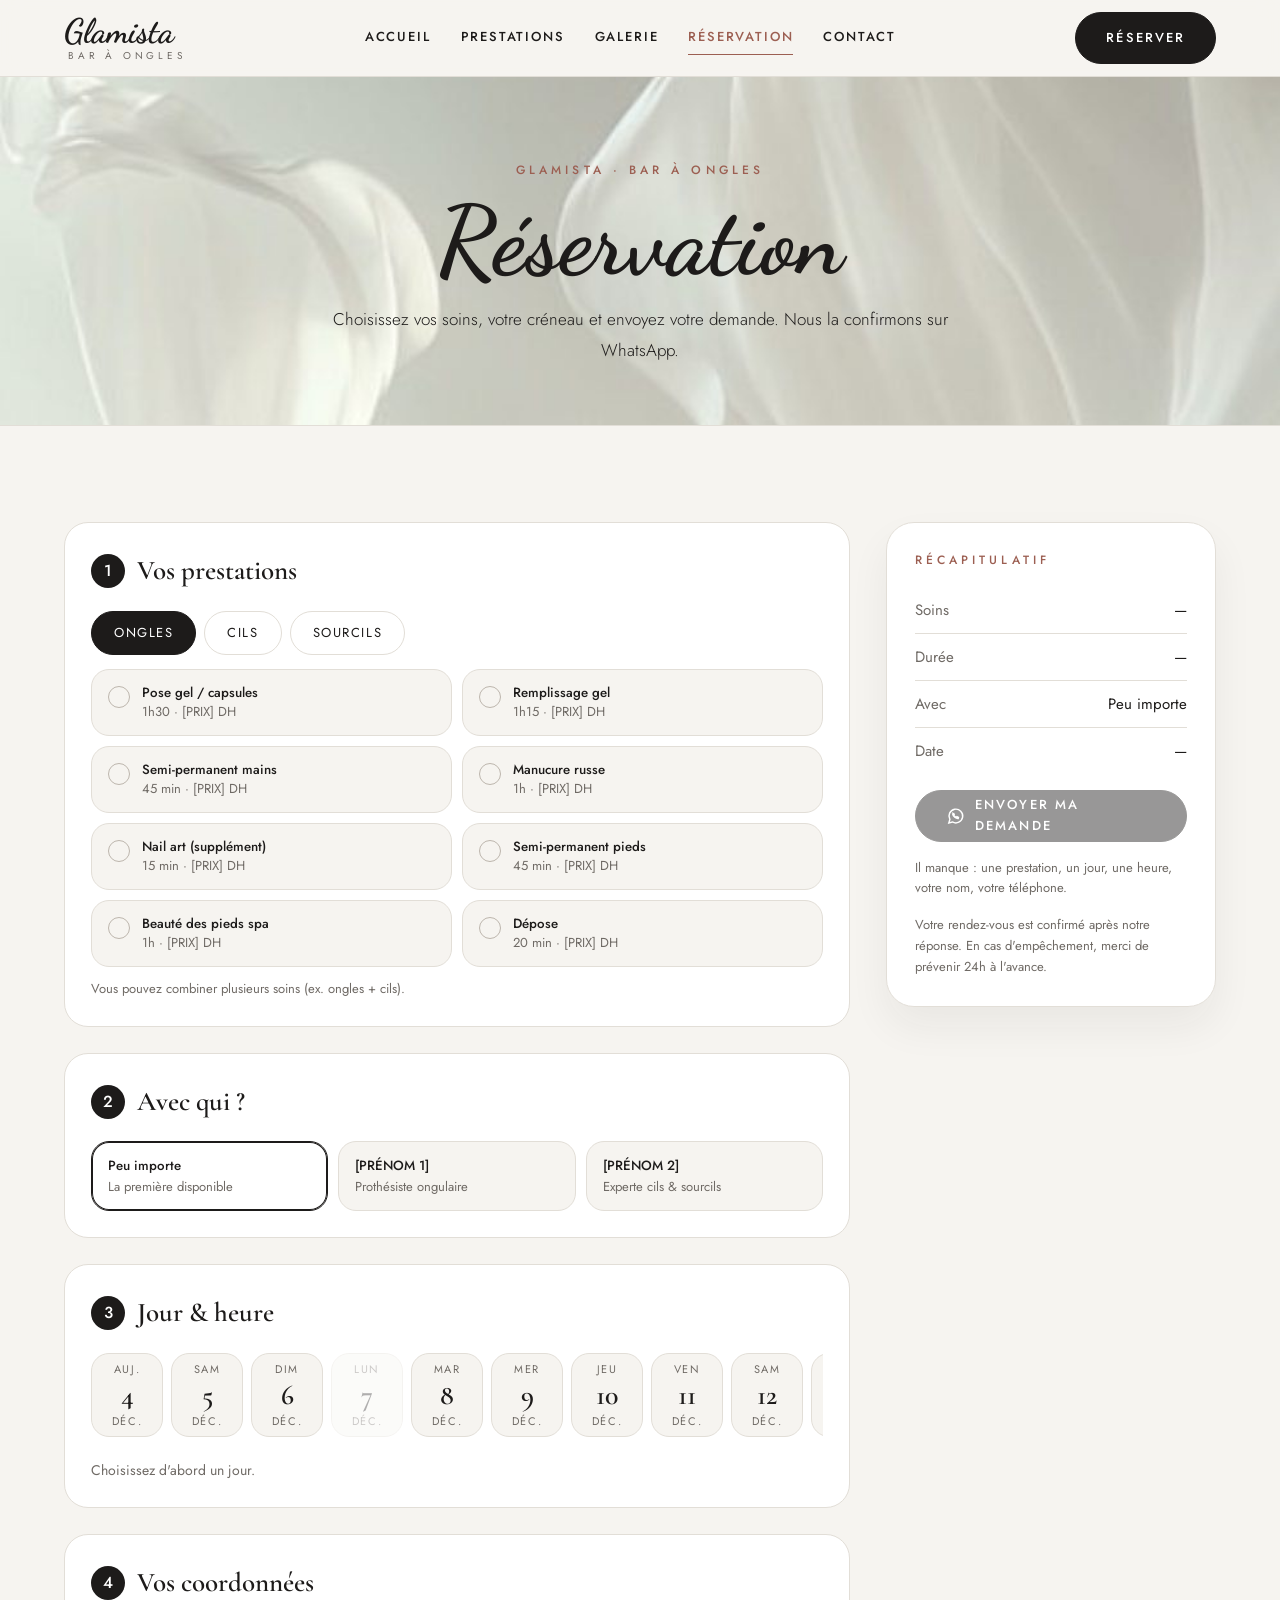
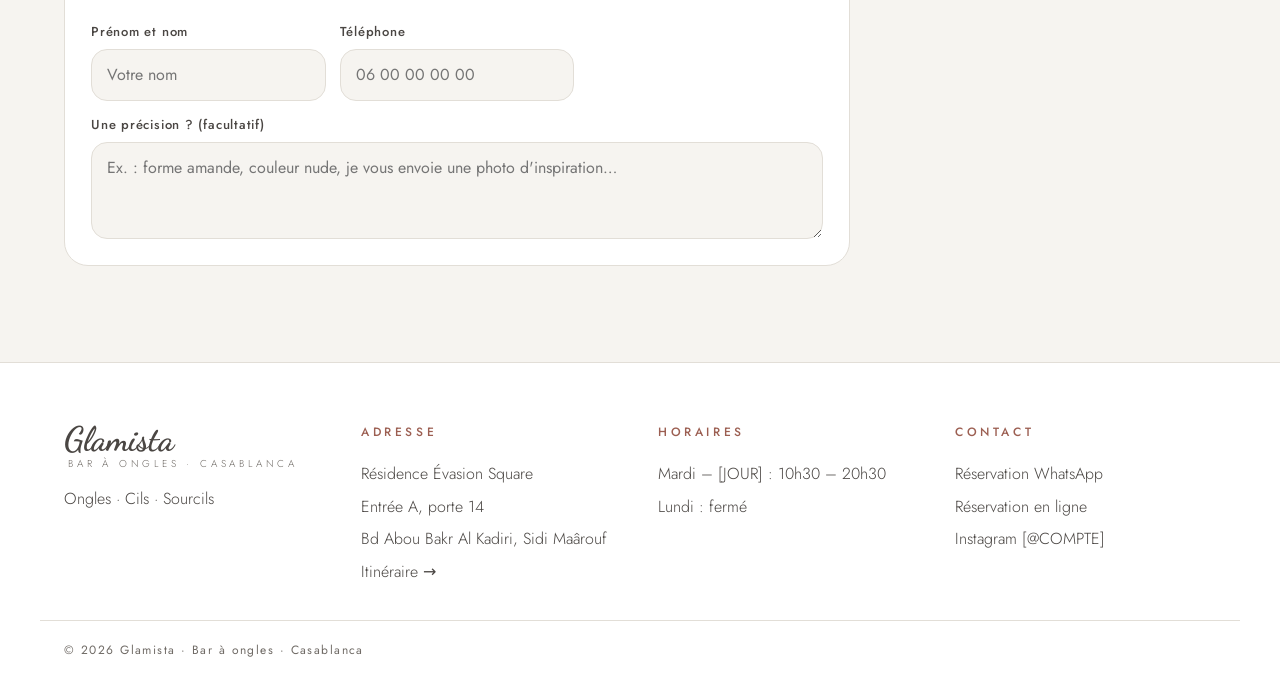
<file: reservation.html>
<!doctype html>
<html lang="fr">
<head>
<meta charset="utf-8">
<meta name="viewport" content="width=device-width, initial-scale=1">
<title>Réservation en ligne — Glamista, bar à ongles Casablanca</title>
<meta name="description" content="Réservez votre soin ongles, cils ou sourcils chez Glamista en ligne, confirmation sur WhatsApp.">
<meta name="theme-color" content="#F6F4F0">
<link rel="icon" href="assets/logo.jpg">
<link rel="preconnect" href="https://fonts.googleapis.com">
<link rel="preconnect" href="https://fonts.gstatic.com" crossorigin>
<link href="https://fonts.googleapis.com/css2?family=Cormorant+Garamond:ital,wght@0,500;0,600;1,500&amp;family=Dancing+Script:wght@600;700&amp;family=Jost:wght@300;400;500&amp;display=swap" rel="stylesheet">
<link rel="stylesheet" href="style.css">
<script src="main.js" defer></script>
</head>
<body>
<header class="header">
<div class="wrap">
<a class="brand" href="index.html" aria-label="Glamista, bar à ongles, accueil"><b>Glamista</b><small>Bar à ongles</small></a>
<nav class="nav" id="nav" aria-label="Navigation principale">
<a href="index.html">Accueil</a>
<a href="prestations.html">Prestations</a>
<a href="galerie.html">Galerie</a>
<a href="reservation.html" aria-current="page">Réservation</a>
<a href="contact.html">Contact</a>
<a class="btn btn-ink" href="reservation.html">Réserver</a>
</nav>
<a class="btn btn-ink" href="reservation.html">Réserver</a>
<button class="burger" type="button" aria-label="Menu" aria-expanded="false" aria-controls="nav"><svg width="22" height="22" viewBox="0 0 24 24" fill="none" stroke="currentColor" stroke-width="1.6" aria-hidden="true"><path d="M3 7h18M3 12h18M3 17h18"></path></svg></button>
</div>
</header>
<section class="pagehead"><span class="eyebrow">Glamista · Bar à ongles</span><h1>Réservation</h1><p class="lead">Choisissez vos soins, votre créneau et envoyez votre demande. Nous la confirmons sur WhatsApp.</p></section>
<main>
<section class="wrap section book" id="booking">
<div class="form">
<div class="panel"><div class="ph-h"><span class="n">1</span><h2>Vos prestations</h2><small id="sel-count"></small></div>
<div class="tabs" id="tabs" role="group" aria-label="Catégorie"></div>
<div class="svc-opts" id="svc-list" tabindex="-1"></div>
<p class="note" style="margin-top:12px">Vous pouvez combiner plusieurs soins (ex. ongles + cils).</p></div>
<div class="panel"><div class="ph-h"><span class="n">2</span><h2>Avec qui ?</h2></div><div class="pros" id="pro-list"></div></div>
<div class="panel"><div class="ph-h"><span class="n">3</span><h2>Jour &amp; heure</h2></div>
<div class="days" id="day-list" tabindex="-1" role="group" aria-label="Jours"></div>
<div class="slots" id="slot-list" tabindex="-1" role="group" aria-label="Créneaux"></div></div>
<div class="panel"><div class="ph-h"><span class="n">4</span><h2>Vos coordonnées</h2></div>
<div class="fields">
<label>Prénom et nom<input type="text" id="fname" autocomplete="name" placeholder="Votre nom"></label>
<label>Téléphone<input type="tel" id="fphone" autocomplete="tel" inputmode="tel" placeholder="06 00 00 00 00"></label>
<label class="full">Une précision ? (facultatif)<textarea id="fnote" rows="3" placeholder="Ex. : forme amande, couleur nude, je vous envoie une photo d'inspiration…"></textarea></label>
</div></div>
</div>
<aside aria-label="Récapitulatif">
<span class="eyebrow">Récapitulatif</span>
<div class="recap">
<div><span>Soins</span><span id="r-svc"></span></div>
<div><span>Durée</span><span id="r-dur"></span></div>
<div><span>Avec</span><span id="r-pro"></span></div>
<div><span>Date</span><span id="r-date"></span></div>
</div>
<a class="btn btn-ink" id="send" href="#" target="_blank" rel="noopener"><svg width="20" height="20" viewBox="0 0 24 24" fill="none" stroke="currentColor" stroke-width="1.8" aria-hidden="true"><path d="M3.5 20.5l1.3-4.3A8.5 8.5 0 1 1 8 19.4z"></path><path d="M9 9.5c.3 1.8 1.7 3.6 3.6 4.4l1-1 1.8.8-.3 1.4c-2.7.3-6.4-2.6-6.9-5.6l1.4-.4.8 1.8z"></path></svg> Envoyer ma demande</a>
<p class="note" id="hint" aria-live="polite"></p>
<p class="note">Votre rendez-vous est confirmé après notre réponse. En cas d'empêchement, merci de prévenir 24h à l'avance.</p>
</aside>
</section>
</main>
<footer class="footer">
<div class="wrap cols">
<div><a class="brand" href="index.html" aria-label="Glamista, accueil"><b>Glamista</b><small>Bar à ongles · Casablanca</small></a><p style="margin-top:10px">Ongles · Cils · Sourcils</p></div>
<div><h3>Adresse</h3><span>Résidence Évasion Square</span><span>Entrée A, porte 14</span><span>Bd Abou Bakr Al Kadiri, Sidi Maârouf</span><a href="https://www.google.com/maps/search/?api=1&amp;query=Residence+Evasion+Square+Boulevard+Abou+Bakr+Al+Kadiri+Sidi+Maarouf+Casablanca" target="_blank" rel="noopener">Itinéraire →</a></div>
<div><h3>Horaires</h3><span>Mardi – [JOUR] : 10h30 – 20h30</span><span>Lundi : fermé</span></div>
<div><h3>Contact</h3><a href="#" data-wa="Bonjour Glamista !">Réservation WhatsApp</a><a href="reservation.html">Réservation en ligne</a><a href="https://www.instagram.com/" target="_blank" rel="noopener">Instagram [@COMPTE]</a></div>
</div>
<div class="wrap copy">© 2026 Glamista · Bar à ongles · Casablanca</div>
</footer>
</body>
</html>
</file>
<file: style.css>
/* Glamista — Bar à ongles · feuille de style */
:root{
  --silk:#F6F4F0; --pearl:#ECE9E3; --sage:#E0E5DA; --white:#FFFFFF;
  --ink:#1D1B1A; --text:#4A4643; --muted:#6F6A65; --line:#E2DED7;
  --nude:#D9B8AC; --rose:#9C5F52; --rose-d:#7E4A3F;
  --script:'Dancing Script', cursive; --serif:'Cormorant Garamond', Georgia, serif; --sans:'Jost', system-ui, sans-serif;
}
*,*::before,*::after{box-sizing:border-box}
html{-webkit-text-size-adjust:100%;scroll-behavior:smooth}
body{margin:0;background:var(--silk);color:var(--ink);font-family:var(--sans);font-weight:400;line-height:1.6;overflow-x:clip}
img,svg{max-width:100%;display:block}
a{color:var(--rose)}a:hover{color:var(--rose-d)}
h1,h2,h3,p{margin:0}
button,input,textarea{font-family:inherit;color:inherit}
[hidden]{display:none!important}
.wrap{max-width:1200px;margin:0 auto;padding-left:24px;padding-right:24px}
.section{padding-top:96px;padding-bottom:96px}
.pearl{background:var(--pearl)}
.white{background:var(--white)}

.eyebrow{font-size:12px;font-weight:500;letter-spacing:.34em;text-transform:uppercase;color:var(--rose)}
.title{font-family:var(--serif);font-weight:500;font-size:clamp(36px,5vw,54px);line-height:1.08}
.title em{font-family:var(--script);font-style:normal;font-weight:600;color:var(--rose);font-size:1.08em}
.lead{font-size:17px;line-height:1.8;color:var(--text);font-weight:300}
.center{text-align:center;display:flex;flex-direction:column;align-items:center}
.stack{display:flex;flex-direction:column;gap:20px}
.row-head{display:flex;flex-wrap:wrap;justify-content:space-between;align-items:flex-end;gap:20px;margin-bottom:44px}
.row-head .stack{gap:12px}
.split{display:flex;flex-wrap:wrap;gap:60px;align-items:center}
.split>*{flex:1 1 400px;min-width:0}

.btn{display:inline-flex;align-items:center;justify-content:center;gap:10px;min-height:52px;padding:0 30px;border-radius:999px;font-size:13px;font-weight:500;letter-spacing:.16em;text-transform:uppercase;text-decoration:none;border:1px solid var(--ink);color:var(--ink);background:transparent;cursor:pointer;transition:background .2s,color .2s}
.btn:hover{background:var(--ink);color:var(--white)}
.btn-ink{background:var(--ink);color:var(--white)}
.btn-ink:hover{background:var(--rose-d);border-color:var(--rose-d);color:var(--white)}
.btn.off{opacity:.45}
.link{font-size:13px;font-weight:500;letter-spacing:.14em;text-transform:uppercase;text-decoration:none;color:var(--ink);border-bottom:1px solid var(--ink);padding-bottom:3px}

/* Header */
.header{position:sticky;top:0;z-index:30;background:rgba(246,244,240,.94);backdrop-filter:blur(10px);-webkit-backdrop-filter:blur(10px);border-bottom:1px solid var(--line)}
.header .wrap{display:flex;align-items:center;justify-content:space-between;gap:20px;padding-top:12px;padding-bottom:12px}
.brand{display:flex;flex-direction:column;line-height:1;text-decoration:none;color:var(--ink)}
.brand b{font-family:var(--script);font-weight:700;font-size:34px}
.brand small{font-size:10px;letter-spacing:.38em;text-transform:uppercase;color:var(--muted);margin-top:2px;padding-left:4px}
.nav{display:flex;gap:30px;font-size:13px;font-weight:500;letter-spacing:.14em;text-transform:uppercase}
.nav a{color:var(--ink);text-decoration:none;padding:6px 0;border-bottom:1px solid transparent}
.nav a:hover{color:var(--rose)}
.nav a[aria-current="page"]{color:var(--rose);border-bottom-color:var(--rose)}
.burger{display:none;width:48px;height:48px;border-radius:50%;border:1px solid var(--line);background:var(--white);cursor:pointer;align-items:center;justify-content:center;color:var(--ink)}
@media (max-width:960px){
  .header .wrap>.btn{display:none}
  .burger{display:inline-flex}
  .nav{display:none;position:absolute;left:0;right:0;top:100%;flex-direction:column;gap:0;background:var(--silk);border-bottom:1px solid var(--line);padding:6px 24px 22px}
  .nav.open{display:flex}
  .nav a{padding:16px 0;border-bottom:1px solid var(--line)}
  .nav a[aria-current="page"]{border-bottom-color:var(--line)}
  .nav .btn{margin-top:16px;color:var(--white);border-bottom:1px solid var(--ink)}
}
@media (min-width:961px){.nav .btn{display:none}}

/* Hero */
.hero .wrap{display:flex;flex-wrap:wrap;gap:56px;align-items:center;padding-top:64px;padding-bottom:88px}
.hero .copy{flex:1 1 440px;min-width:0;display:flex;flex-direction:column;gap:24px}
.hero h1{font-family:var(--script);font-weight:700;font-size:clamp(80px,13vw,150px);line-height:.9}
.hero .sub{font-family:var(--serif);font-size:clamp(26px,3.4vw,36px);font-weight:500;line-height:1.2}
.hero .visual{flex:1 1 380px;min-width:0;display:flex;justify-content:center}
.arch{width:100%;max-width:440px;border-radius:220px 220px 24px 24px;overflow:hidden;box-shadow:0 30px 60px rgba(29,27,26,.12)}
.arch img{width:100%;aspect-ratio:4/5;object-fit:cover;object-position:center}
.chips-line{display:flex;flex-wrap:wrap;gap:10px}
.chips-line span{border:1px solid var(--line);background:var(--white);border-radius:999px;padding:8px 18px;font-size:14px}

.silkband{position:relative;min-height:240px;background:url(assets/silk.jpg) center/cover no-repeat;display:flex;align-items:center;justify-content:center;text-align:center;padding:48px 24px;border-top:1px solid var(--line);border-bottom:1px solid var(--line)}
.silkband p{font-family:var(--script);font-weight:600;font-size:clamp(34px,5vw,56px);line-height:1.15;max-width:820px}

/* Cartes services */
.cats{display:grid;grid-template-columns:repeat(auto-fit,minmax(min(300px,100%),1fr));gap:24px}
.cat{background:var(--white);border-radius:28px;overflow:hidden;display:flex;flex-direction:column;text-decoration:none;color:var(--ink);border:1px solid var(--line);transition:transform .25s,box-shadow .25s}
.cat:hover{transform:translateY(-3px);box-shadow:0 20px 40px rgba(29,27,26,.08);color:var(--ink)}
.cat .art{background:var(--sage);padding:28px;display:flex;justify-content:center;align-items:center;height:220px}
.cat:nth-child(2) .art{background:var(--pearl)}
.cat:nth-child(3) .art{background:#EFE3DE}
.cat .art svg{max-height:100%;width:auto}
.cat .body{padding:26px 28px 30px;display:flex;flex-direction:column;gap:10px}
.cat h3{font-family:var(--serif);font-weight:500;font-size:32px}
.cat p{color:var(--text);font-weight:300}
.cat .from{font-size:14px;color:var(--rose);font-weight:500}

/* Liste prestations */
.menu-grid{display:grid;grid-template-columns:repeat(auto-fit,minmax(min(340px,100%),1fr));gap:0 64px}
.menu-h{grid-column:1/-1;display:flex;align-items:baseline;gap:16px;margin:56px 0 8px}
.menu-h:first-child{margin-top:0}
.menu-h h2{font-family:var(--script);font-weight:700;font-size:48px;color:var(--rose)}
.menu-h span{font-size:12px;letter-spacing:.3em;text-transform:uppercase;color:var(--muted)}
.svc{display:flex;flex-direction:column;gap:4px;padding:20px 0;border-bottom:1px solid var(--line)}
.svc .l{display:flex;align-items:baseline;gap:12px}
.svc h3{font-family:var(--serif);font-weight:600;font-size:23px}
.svc .dots{flex:1;min-width:16px;border-bottom:1px dotted #BDB6AD;transform:translateY(-6px)}
.svc .price{font-weight:500;white-space:nowrap}
.svc p{font-size:14px;color:var(--muted);font-weight:300}
.svc .meta{display:flex;justify-content:space-between;align-items:center;gap:12px}
.svc .dur{font-size:12px;letter-spacing:.14em;text-transform:uppercase;color:var(--rose)}
.svc .meta a{font-size:12px;font-weight:500;letter-spacing:.12em;text-transform:uppercase;min-height:44px;display:inline-flex;align-items:center}

/* Galerie */
.filters{display:flex;flex-wrap:wrap;justify-content:center;gap:10px}
.pill{min-height:44px;padding:0 22px;border-radius:999px;border:1px solid var(--line);background:var(--white);font-size:13px;letter-spacing:.12em;text-transform:uppercase;cursor:pointer}
.pill.on{background:var(--ink);border-color:var(--ink);color:var(--white)}
.gallery{display:grid;grid-template-columns:repeat(auto-fill,minmax(min(250px,100%),1fr));gap:16px}
.gallery>*{border:0;padding:0;border-radius:24px;overflow:hidden;cursor:zoom-in;position:relative;aspect-ratio:4/5;background:var(--white)}
.gallery>:nth-child(3n+2){background:var(--sage)}
.gallery>:nth-child(3n+3){background:var(--pearl)}
.gallery .gi{width:100%;height:100%;display:flex;align-items:center;justify-content:center;padding:26px}
.gallery .gi svg{width:100%;height:auto}
.gallery .cap{color:var(--ink);position:absolute;left:12px;right:12px;bottom:12px;background:rgba(255,255,255,.92);border-radius:999px;padding:7px 14px;font-size:13px;font-weight:500;text-align:center}
.lightbox{position:fixed;inset:0;z-index:60;background:rgba(29,27,26,.88);display:none;flex-direction:column;align-items:center;justify-content:center;gap:14px;padding:24px}
.lightbox.open{display:flex}
.lb-inner{background:var(--silk);border-radius:28px;padding:36px;width:min(560px,100%)}
.lcap{color:var(--white);font-family:var(--script);font-size:34px;font-weight:600;text-align:center}
.lightbox .close{position:absolute;top:16px;right:16px;width:48px;height:48px;border-radius:50%;border:1px solid var(--white);background:transparent;color:var(--white);cursor:pointer;display:flex;align-items:center;justify-content:center}

/* Avis / pourquoi */
.whys{display:grid;grid-template-columns:repeat(auto-fit,minmax(min(230px,100%),1fr));gap:22px}
.why{display:flex;flex-direction:column;gap:10px}
.why .n{font-family:var(--script);font-size:44px;font-weight:700;color:var(--nude);line-height:1}
.why h3{font-family:var(--serif);font-weight:600;font-size:24px}
.why p{color:var(--text);font-weight:300}
.reviews{display:grid;grid-template-columns:repeat(auto-fit,minmax(min(280px,100%),1fr));gap:22px}
.review{background:var(--white);border-radius:24px;padding:30px;display:flex;flex-direction:column;gap:14px;border:1px solid var(--line)}
.stars{color:#B98A3E;letter-spacing:2px}
.review blockquote{margin:0;font-family:var(--serif);font-style:italic;font-size:21px;line-height:1.45}
.review .who{font-size:13px;letter-spacing:.12em;text-transform:uppercase;color:var(--muted)}

/* Réservation */
.book{display:flex;flex-wrap:wrap;gap:36px;align-items:flex-start}
.book .form{flex:999 1 560px;min-width:0;display:flex;flex-direction:column;gap:26px}
.book aside{flex:1 1 330px;min-width:0;position:sticky;top:96px;background:var(--white);border:1px solid var(--line);border-radius:28px;padding:28px;display:flex;flex-direction:column;gap:16px;box-shadow:0 20px 40px rgba(29,27,26,.06)}
@media (max-width:960px){.book aside{position:static}}
.panel{background:var(--white);border:1px solid var(--line);border-radius:24px;padding:26px}
.ph-h{display:flex;align-items:center;gap:12px;margin-bottom:18px;flex-wrap:wrap}
.ph-h .n{width:34px;height:34px;flex:0 0 auto;border-radius:50%;background:var(--ink);color:var(--white);font-weight:500;display:flex;align-items:center;justify-content:center}
.ph-h h2{font-family:var(--serif);font-weight:600;font-size:27px}
.ph-h small{margin-left:auto;color:var(--rose);font-weight:500}
.tabs{display:flex;gap:8px;flex-wrap:wrap;margin-bottom:14px}
.svc-opts{display:grid;grid-template-columns:repeat(auto-fill,minmax(min(240px,100%),1fr));gap:10px}
.sopt{display:flex;gap:12px;align-items:flex-start;padding:14px 16px;border:1px solid var(--line);border-radius:18px;cursor:pointer;background:var(--silk);text-align:left;min-height:44px}
.sopt .box{width:22px;height:22px;flex:0 0 auto;border-radius:50%;border:1.5px solid #BDB6AD;margin-top:2px;display:flex;align-items:center;justify-content:center}
.sopt.on{border-color:var(--ink);background:var(--white);box-shadow:inset 0 0 0 1px var(--ink)}
.sopt.on .box{background:var(--ink);border-color:var(--ink)}
.sopt.on .box::after{content:"";width:9px;height:5px;border-left:2px solid #fff;border-bottom:2px solid #fff;transform:rotate(-45deg) translateY(-1px)}
.sopt .t{display:flex;flex-direction:column;line-height:1.3;gap:3px}
.sopt b{font-weight:500}
.sopt small{font-size:13px;color:var(--muted)}
.pros{display:grid;grid-template-columns:repeat(auto-fill,minmax(min(180px,100%),1fr));gap:10px}
.pro{padding:14px 16px;border:1px solid var(--line);border-radius:18px;background:var(--silk);cursor:pointer;text-align:left;display:flex;flex-direction:column;gap:2px;min-height:44px}
.pro b{font-weight:500}
.pro small{font-size:13px;color:var(--muted)}
.pro.on{border-color:var(--ink);background:var(--white);box-shadow:inset 0 0 0 1px var(--ink)}
.days{display:flex;gap:8px;overflow-x:auto;padding-bottom:6px}
.day{flex:0 0 auto;width:72px;min-height:84px;border-radius:18px;border:1px solid var(--line);background:var(--silk);cursor:pointer;display:flex;flex-direction:column;align-items:center;justify-content:center;gap:1px}
.day small{font-size:11px;letter-spacing:.14em;text-transform:uppercase;color:var(--muted)}
.day b{font-family:var(--serif);font-size:28px;font-weight:600}
.day.on{background:var(--ink);border-color:var(--ink);color:var(--white)}
.day.on small{color:#D8D2CA}
.day:disabled{opacity:.35;cursor:not-allowed}
.slots{display:grid;grid-template-columns:repeat(auto-fill,minmax(86px,1fr));gap:8px;margin-top:16px}
.slot{min-height:46px;border-radius:999px;border:1px solid var(--line);background:var(--silk);cursor:pointer;font-weight:500}
.slot.on{background:var(--ink);border-color:var(--ink);color:var(--white)}
.fields{display:grid;grid-template-columns:repeat(auto-fit,minmax(min(230px,100%),1fr));gap:14px}
.fields label{display:flex;flex-direction:column;gap:6px;font-size:13px;font-weight:500;letter-spacing:.06em;color:var(--text)}
.fields .full{grid-column:1/-1}
.fields input,.fields textarea{border:1px solid var(--line);border-radius:16px;background:var(--silk);padding:13px 15px;font-size:16px;font-weight:400;-webkit-appearance:none}
.fields input{height:52px}
.fields input:focus,.fields textarea:focus{outline:none;border-color:var(--ink);background:var(--white)}
.recap{display:flex;flex-direction:column}
.recap div{display:flex;justify-content:space-between;gap:12px;padding:11px 0;border-bottom:1px solid var(--line);font-size:15px}
.recap div span:first-child{color:var(--muted)}
.recap div span:last-child{text-align:right}
.recap div:last-child{border-bottom:0}
.recap ul{margin:0;padding:0 0 0 18px;text-align:left}
.note{font-size:13px;color:var(--muted)}
.empty{grid-column:1/-1;color:var(--muted);font-size:14px}

/* Contact */
.info-grid{display:grid;grid-template-columns:repeat(auto-fit,minmax(min(250px,100%),1fr));gap:20px}
.info{background:var(--white);border:1px solid var(--line);border-radius:24px;padding:30px;display:flex;flex-direction:column;gap:10px}
.info h3{font-size:12px;font-weight:500;letter-spacing:.3em;text-transform:uppercase;color:var(--rose)}
.info p{font-family:var(--serif);font-size:22px;line-height:1.35}
.hours div{display:flex;justify-content:space-between;gap:12px;padding:9px 0;border-bottom:1px solid var(--line)}
.hours div:last-child{border-bottom:0}
.map{border-radius:28px;overflow:hidden;border:1px solid var(--line);min-height:400px;background:var(--pearl)}
.map iframe{width:100%;height:100%;min-height:400px;border:0;display:block}
.faq{max-width:820px;margin:0 auto;display:flex;flex-direction:column;gap:10px}
.faq details{background:var(--white);border:1px solid var(--line);border-radius:20px;padding:0 22px}
.faq summary{list-style:none;cursor:pointer;min-height:64px;display:flex;justify-content:space-between;align-items:center;gap:16px;font-family:var(--serif);font-weight:600;font-size:21px;padding:14px 0}
.faq summary::-webkit-details-marker{display:none}
.faq summary::after{content:"+";font-family:var(--sans);font-weight:300;font-size:26px;color:var(--rose)}
.faq details[open] summary::after{content:"−"}
.faq p{padding:0 0 20px;color:var(--text);font-weight:300}

/* Page head */
.pagehead{position:relative;text-align:center;display:flex;flex-direction:column;align-items:center;gap:14px;padding:84px 24px 60px;background:url(assets/silk.jpg) center/cover no-repeat;border-bottom:1px solid var(--line)}
.pagehead h1{font-family:var(--script);font-weight:700;font-size:clamp(56px,9vw,96px);line-height:1}
.pagehead .lead{max-width:620px;color:var(--ink)}

/* CTA & footer */
.cta{background:var(--ink);color:var(--white);border-radius:32px;padding:56px 44px;display:flex;flex-wrap:wrap;gap:28px;align-items:center;justify-content:space-between}
.cta h2{font-family:var(--serif);font-weight:500;font-size:clamp(30px,4.4vw,44px);line-height:1.15;max-width:620px}
.cta h2 em{font-family:var(--script);font-style:normal;color:var(--nude)}
.cta .btn{border-color:var(--white);background:var(--white);color:var(--ink)}
.cta .btn:hover{background:var(--nude);border-color:var(--nude)}
.footer{background:var(--white);border-top:1px solid var(--line)}
.footer .cols{display:grid;grid-template-columns:repeat(auto-fit,minmax(min(210px,100%),1fr));gap:36px;padding-top:60px;padding-bottom:36px}
.footer h3{font-size:12px;font-weight:500;letter-spacing:.3em;text-transform:uppercase;color:var(--rose);margin-bottom:12px}
.footer .cols>div{display:flex;flex-direction:column;gap:7px;color:var(--text);font-weight:300}
.footer .cols a{color:var(--text);text-decoration:none}
.footer .cols a:hover{color:var(--rose)}
.footer .copy{border-top:1px solid var(--line);padding-top:20px;padding-bottom:30px;font-size:12px;letter-spacing:.12em;color:var(--muted)}
.wa-float{position:fixed;right:18px;bottom:18px;z-index:40;width:58px;height:58px;border-radius:50%;background:#25D366;color:#fff;display:flex;align-items:center;justify-content:center;box-shadow:0 10px 26px rgba(0,0,0,.2)}
.wa-float:hover{color:#fff}

@media (max-width:600px){
  .section{padding-top:64px;padding-bottom:64px}
  .hero .wrap{padding-top:36px;padding-bottom:60px}
  .cta{padding:40px 24px;border-radius:24px}
  .panel{padding:20px 16px}
  .book aside{padding:22px}
}
</file>
